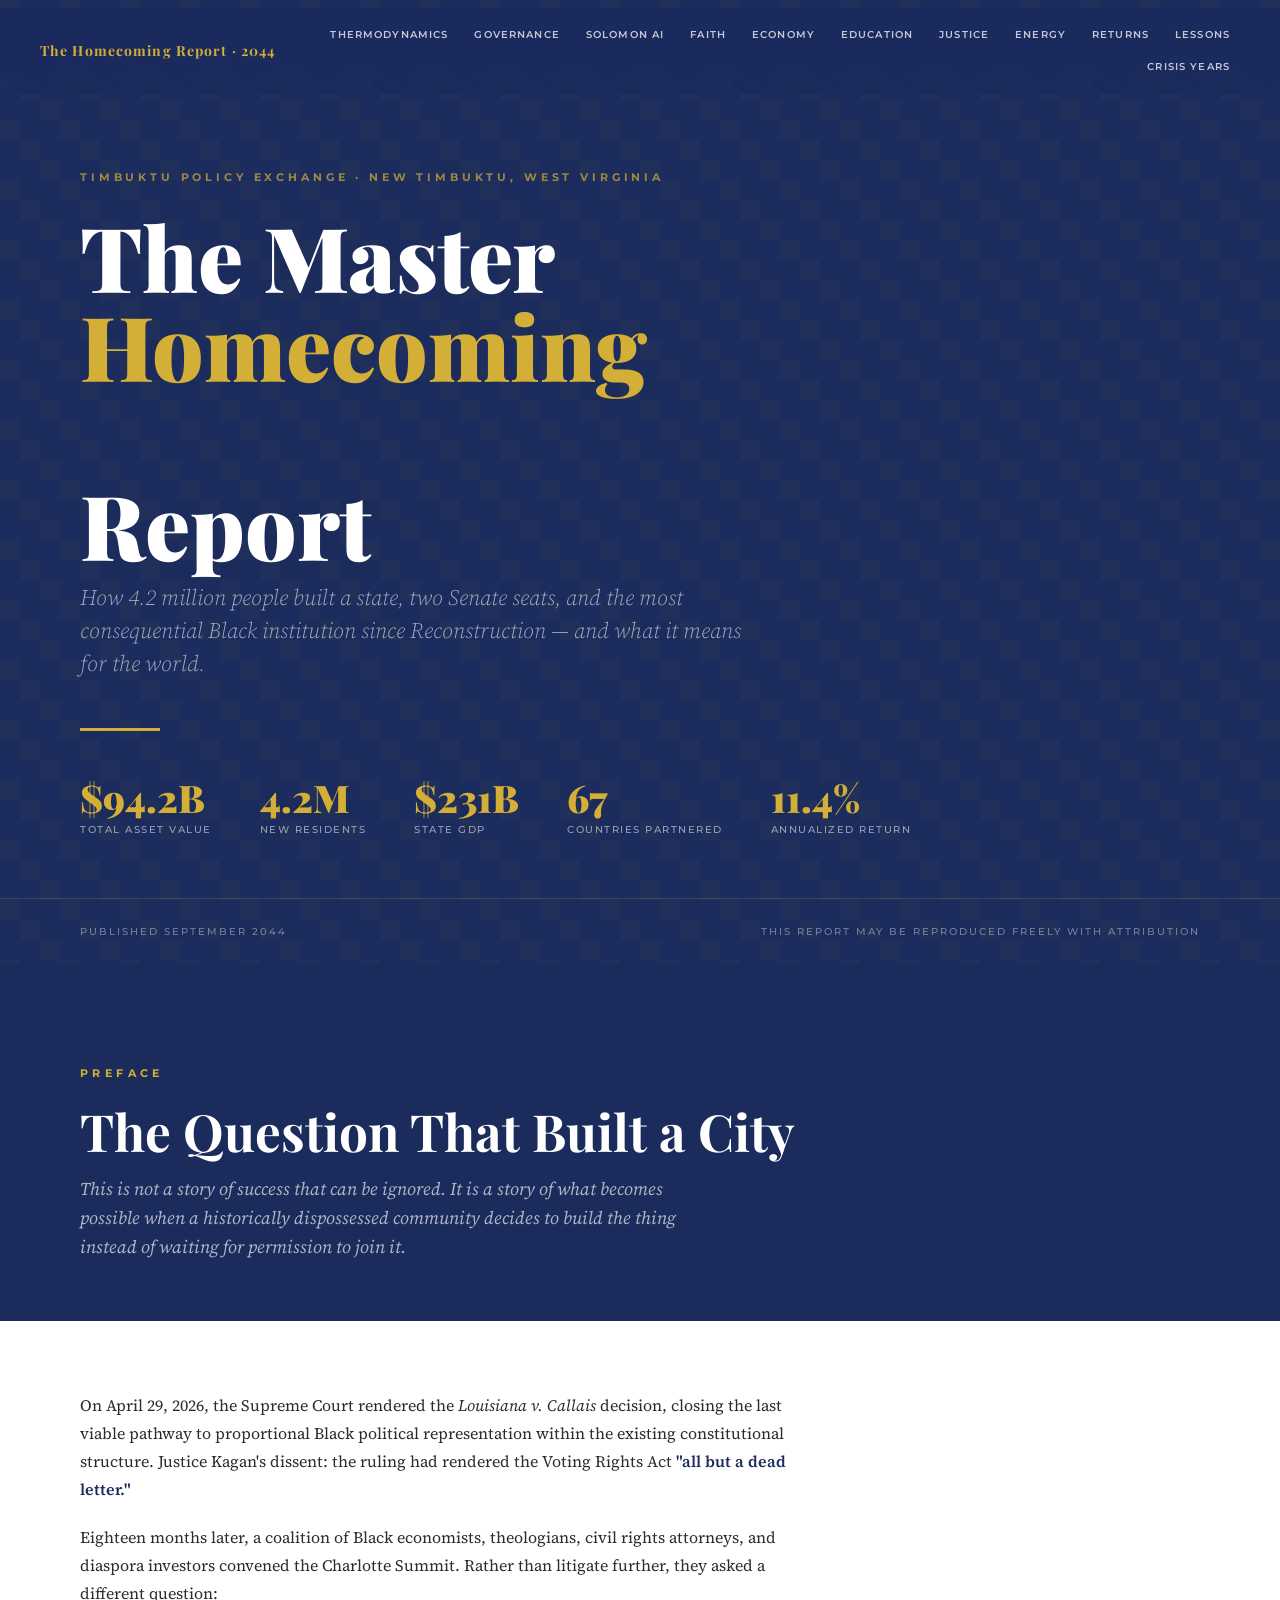
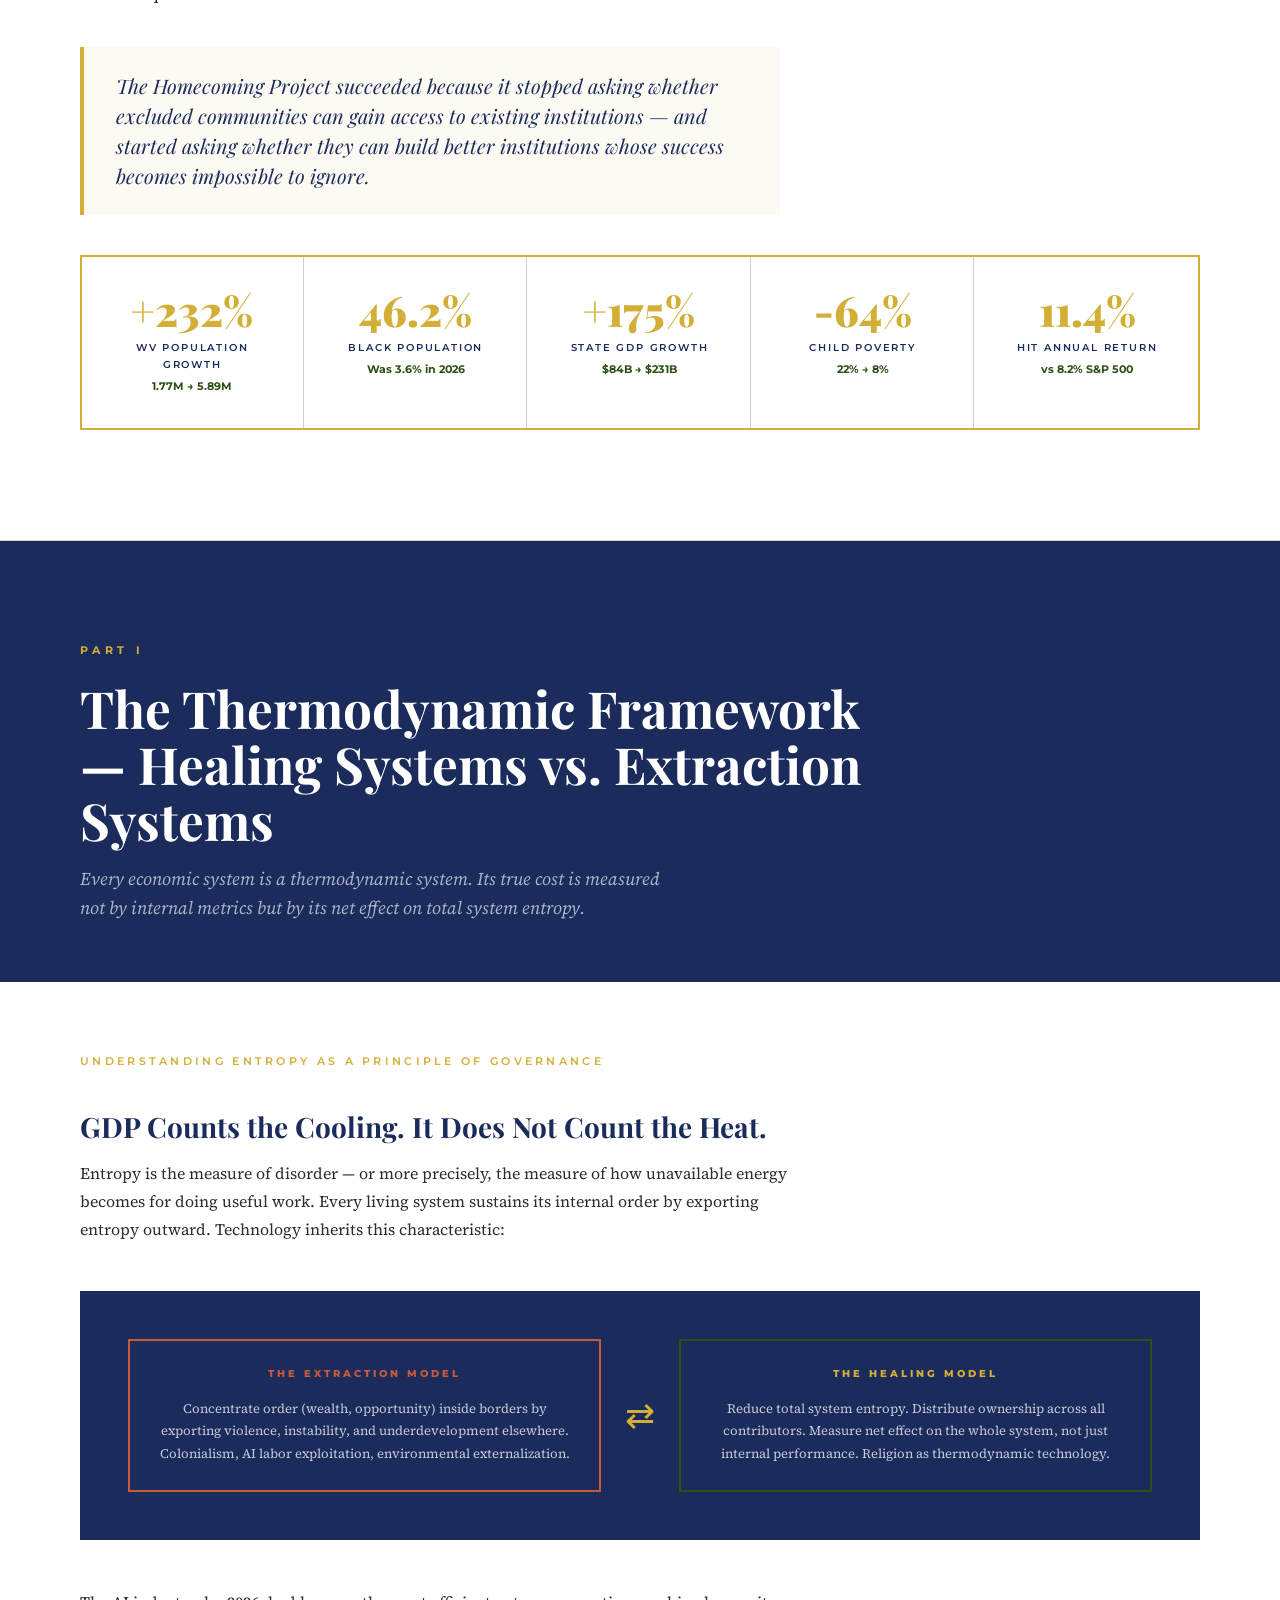
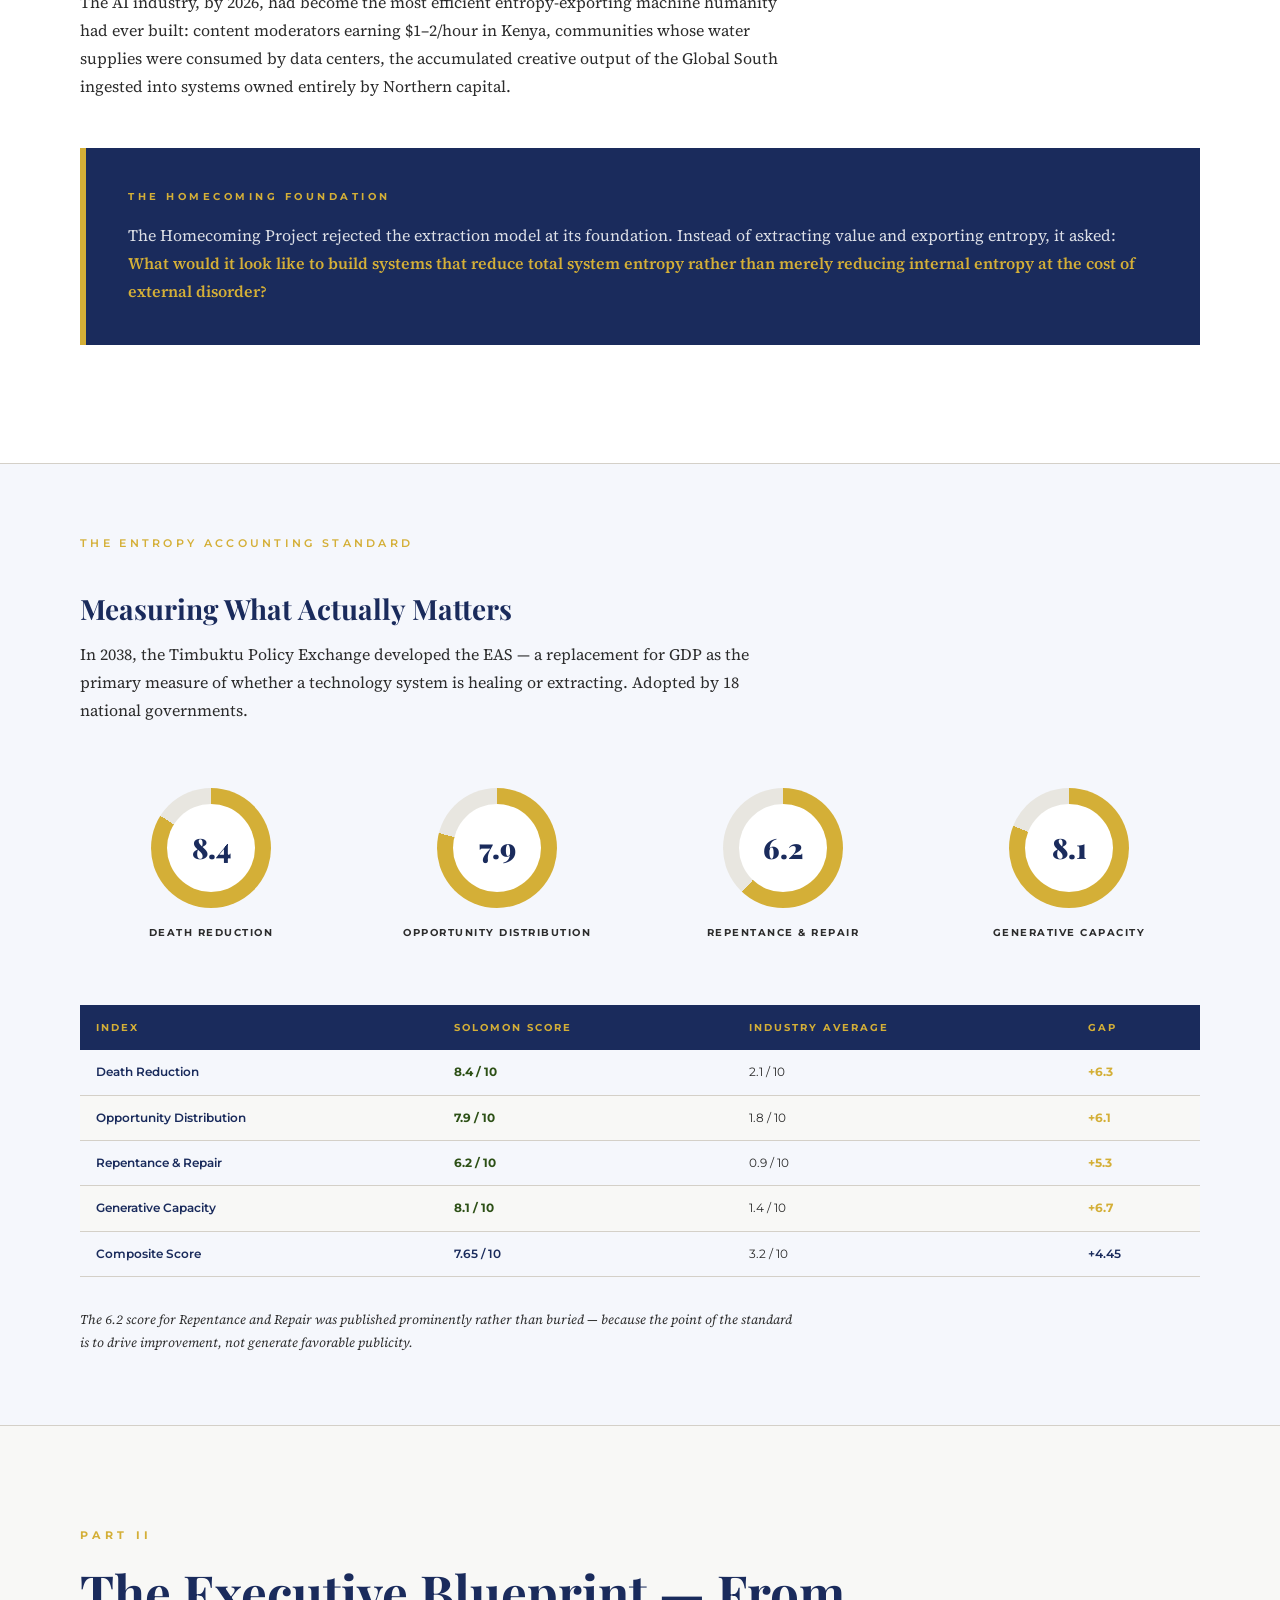
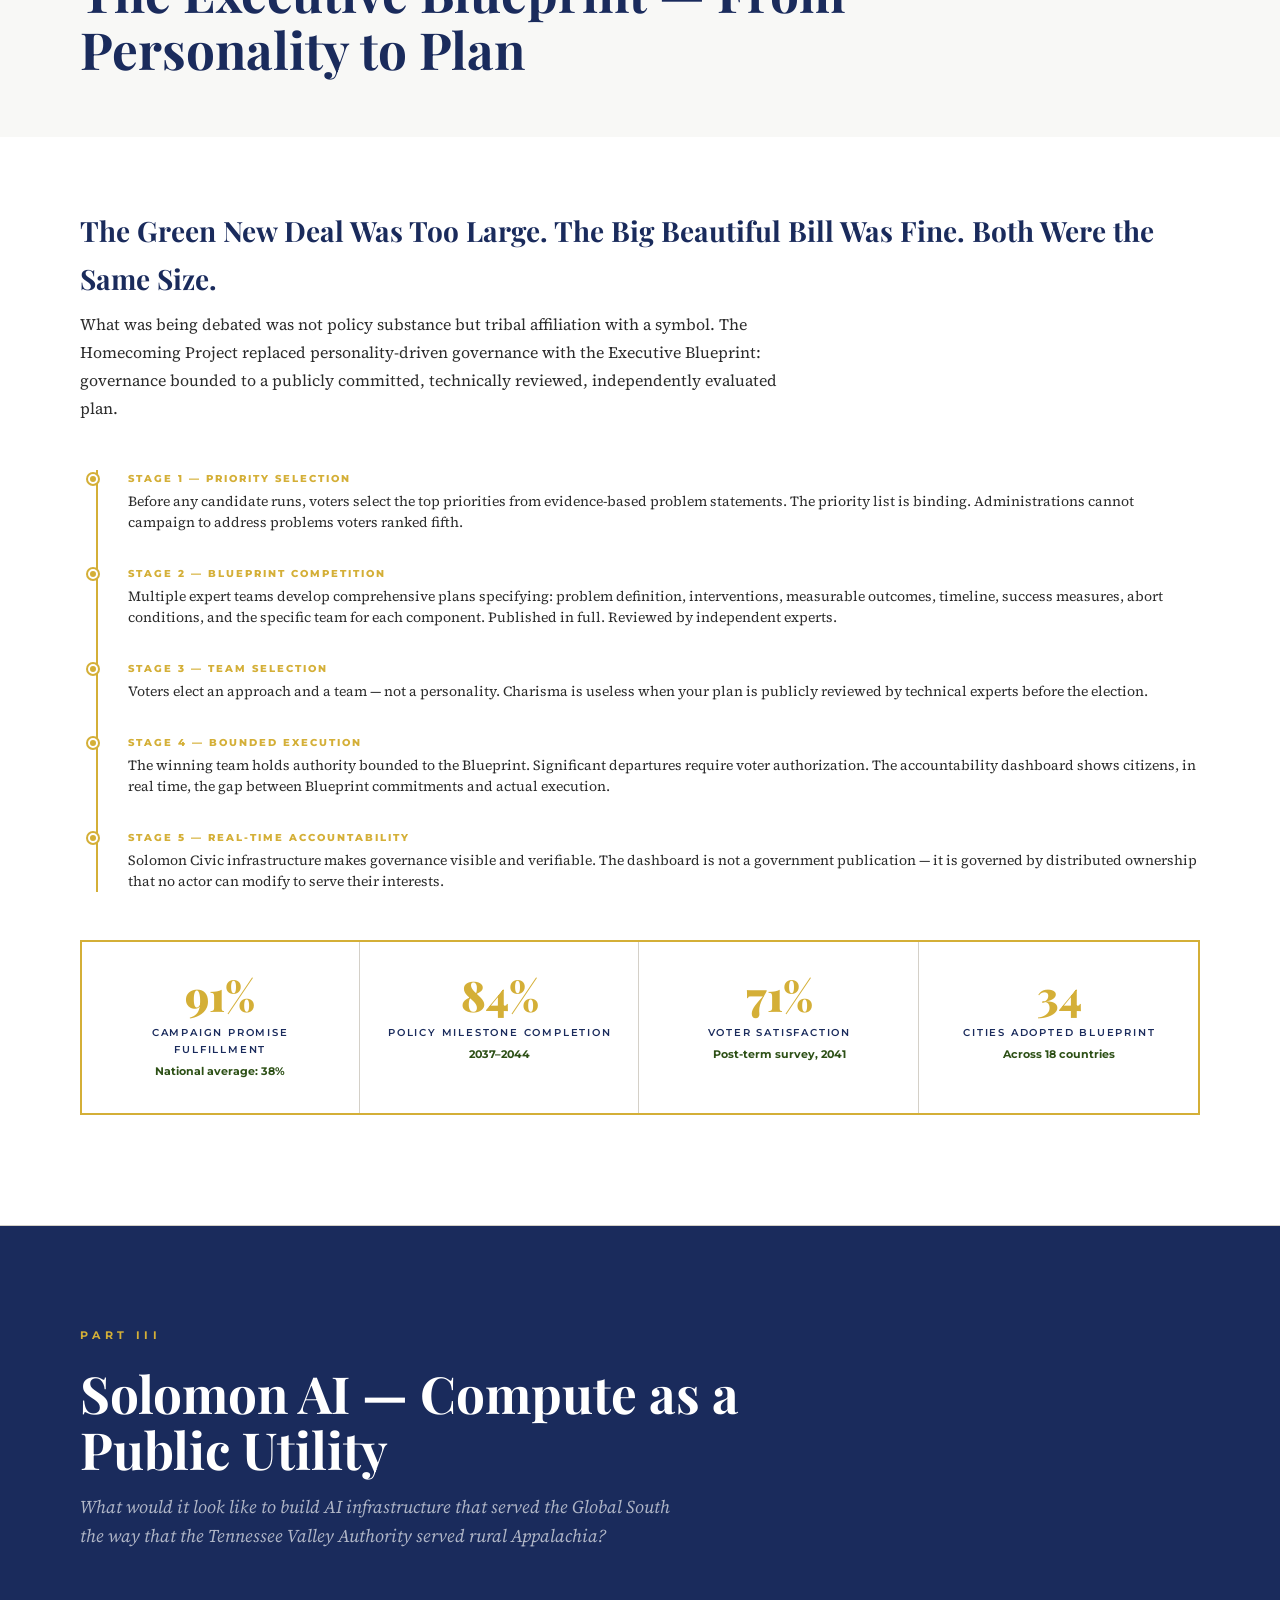
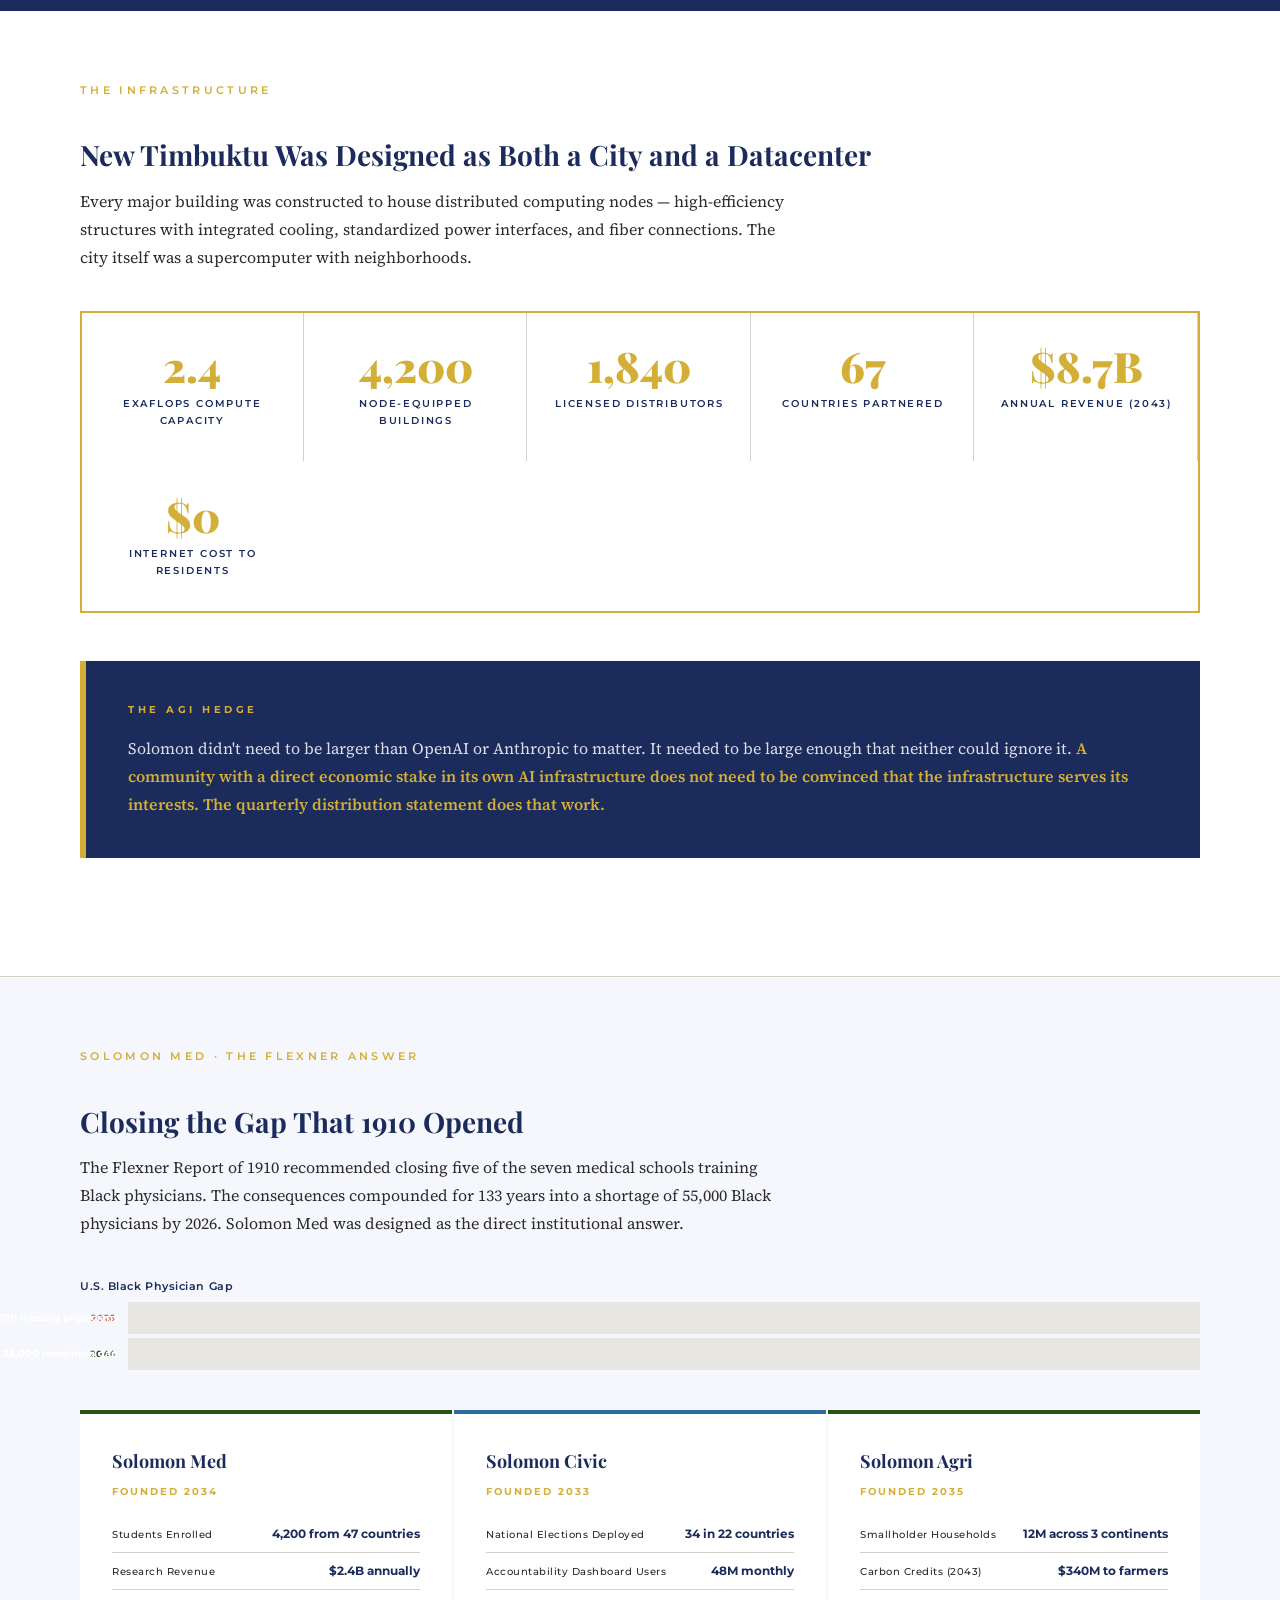
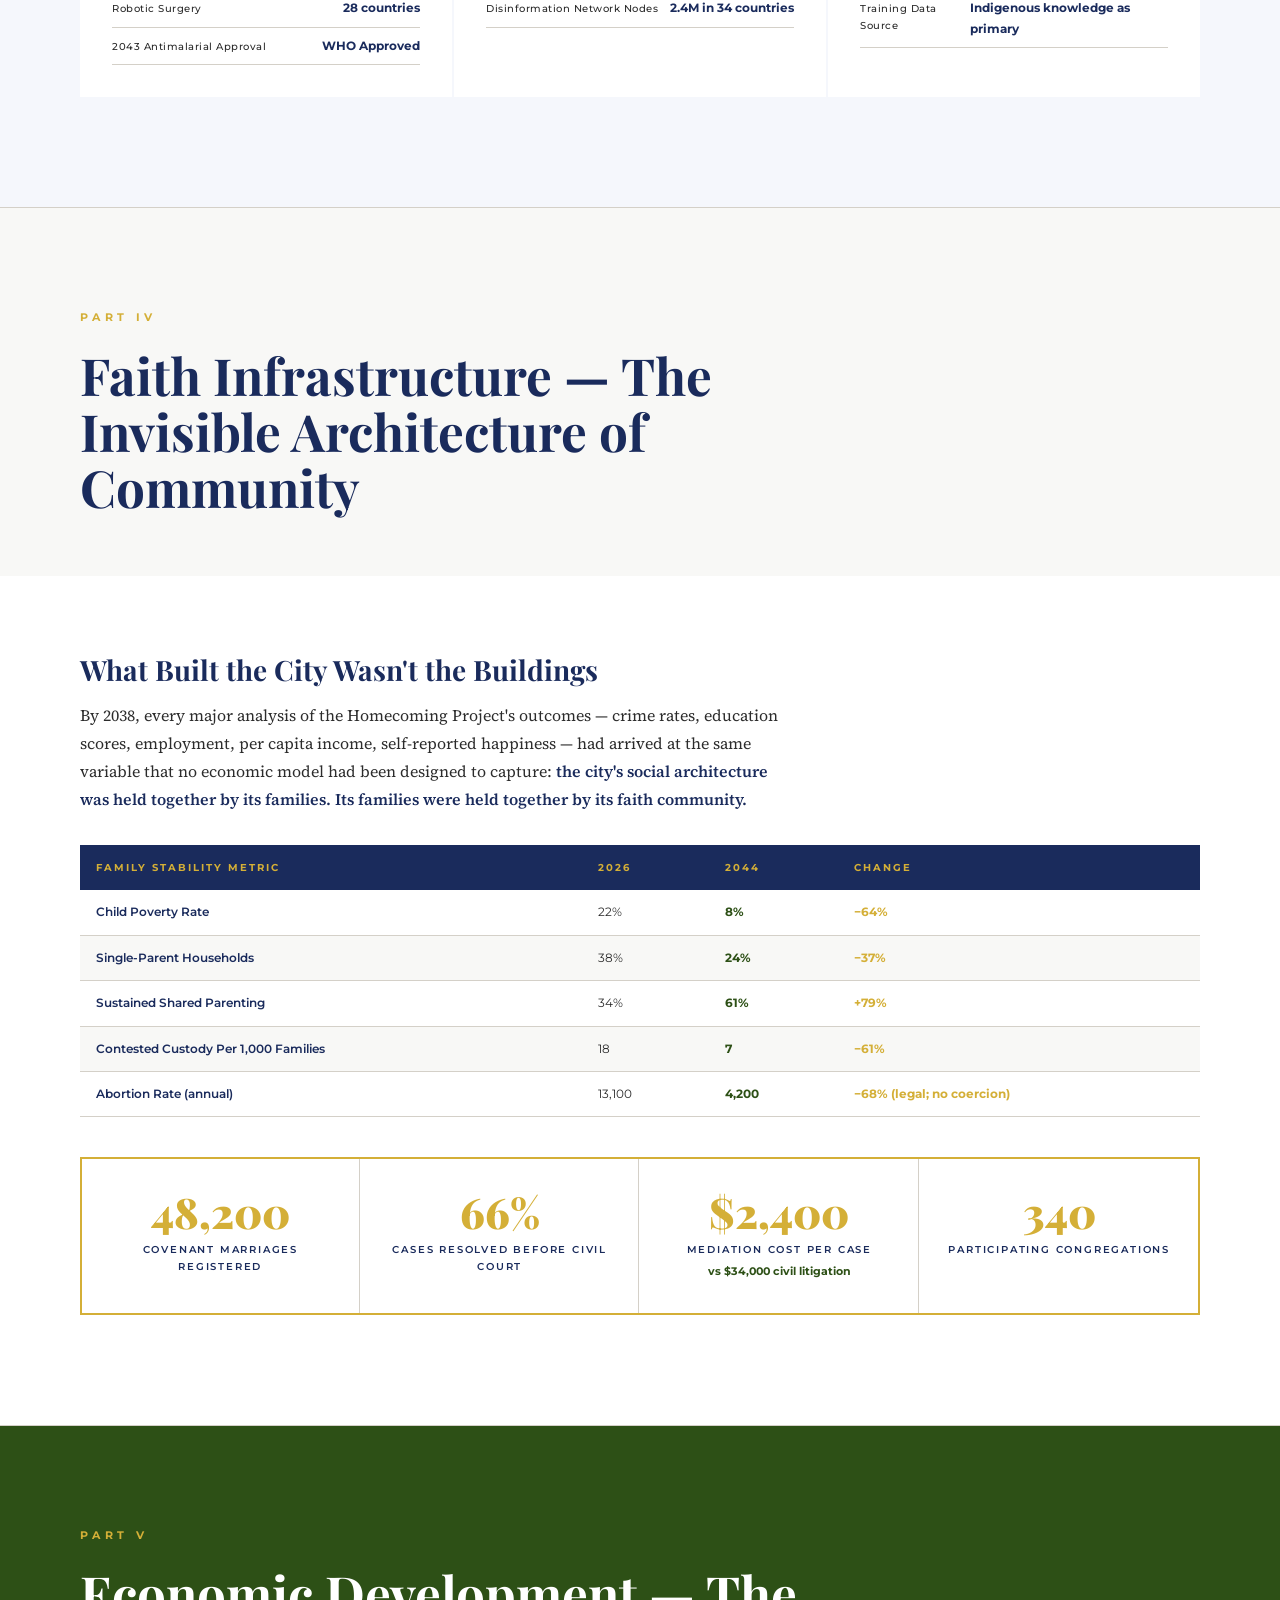
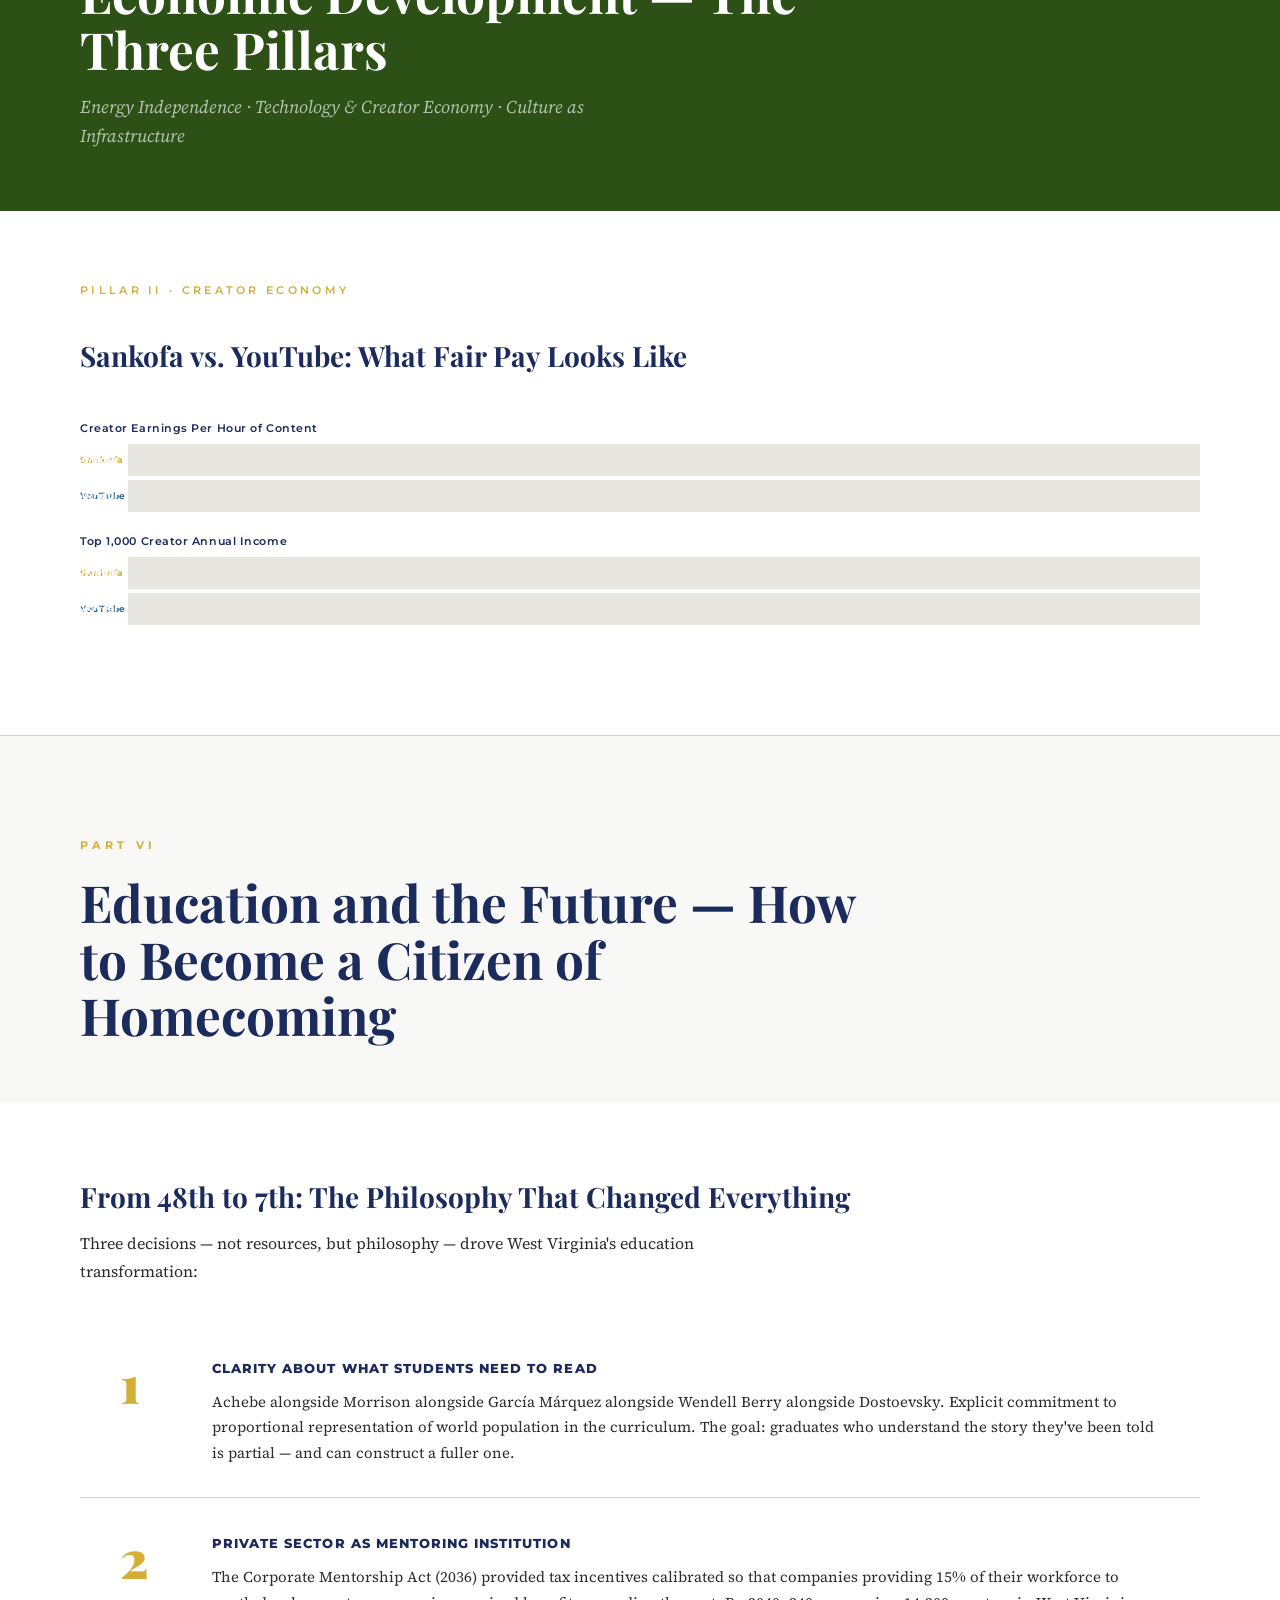
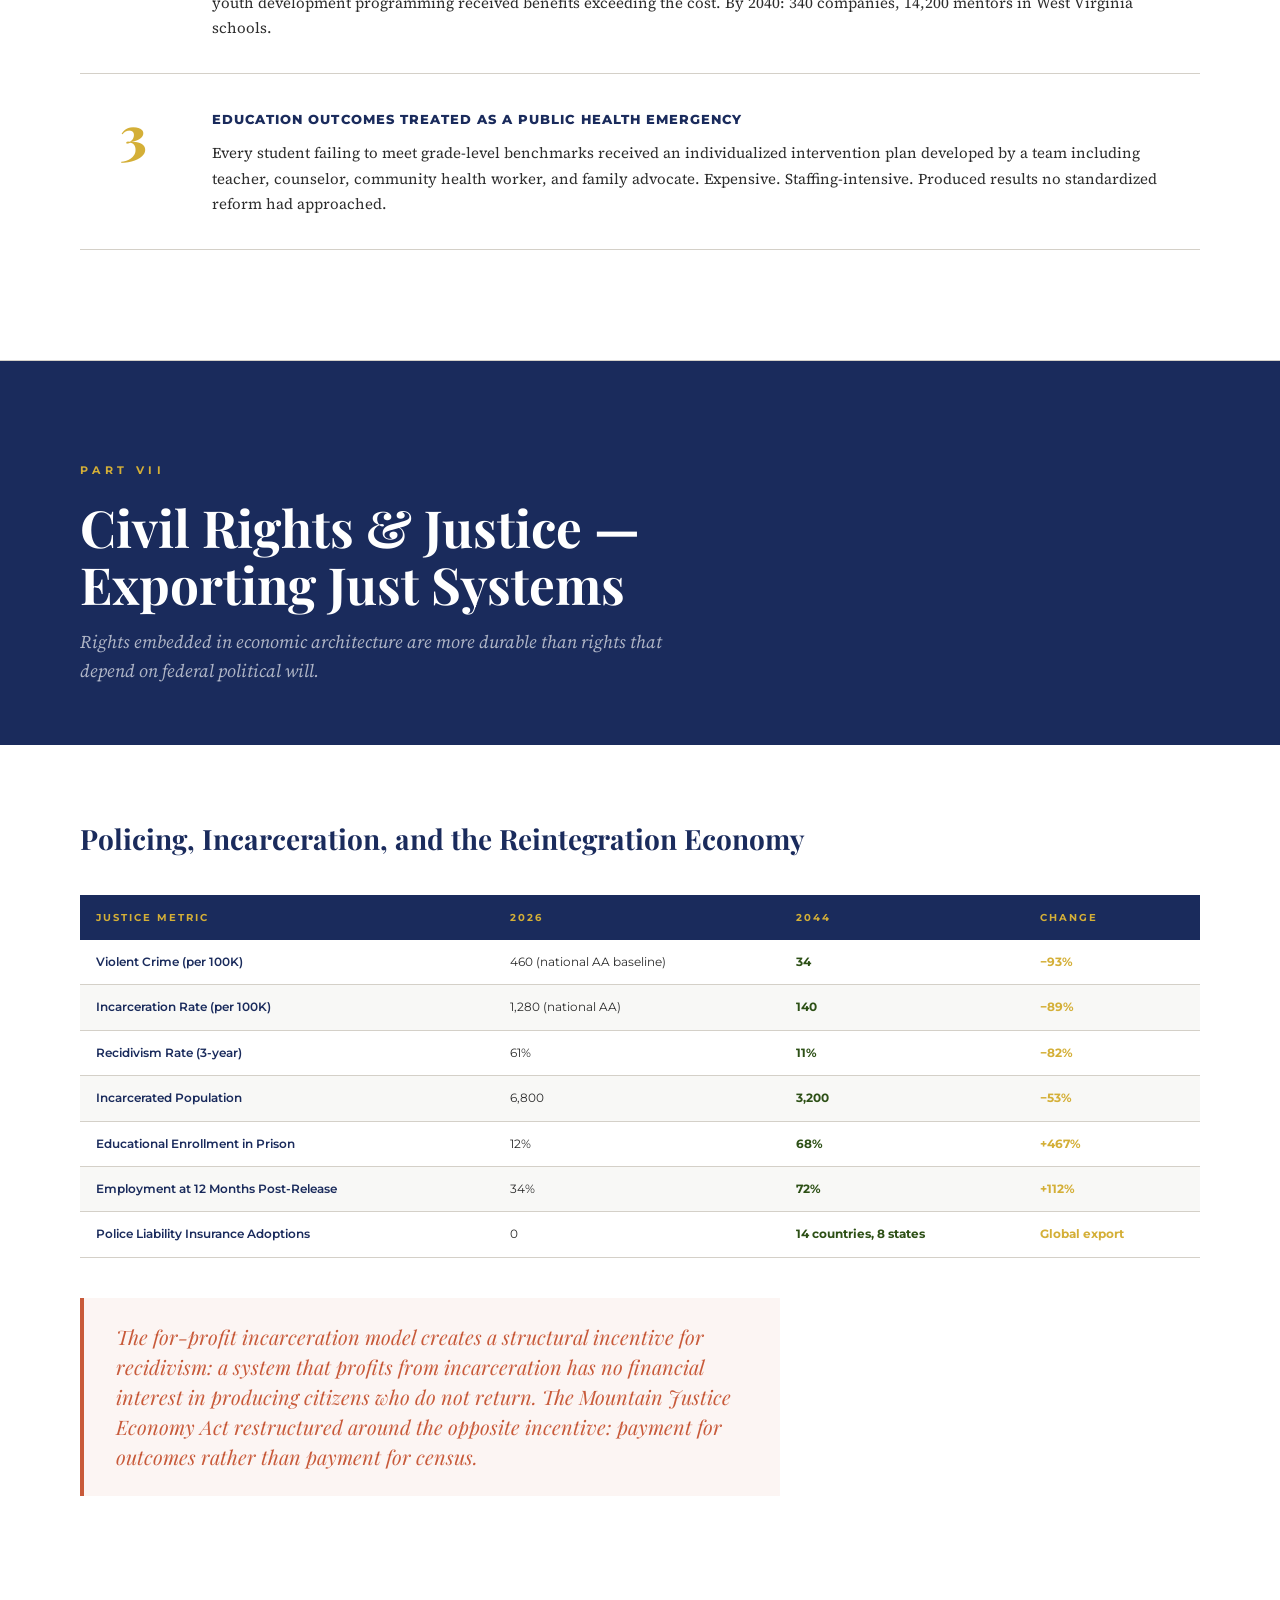
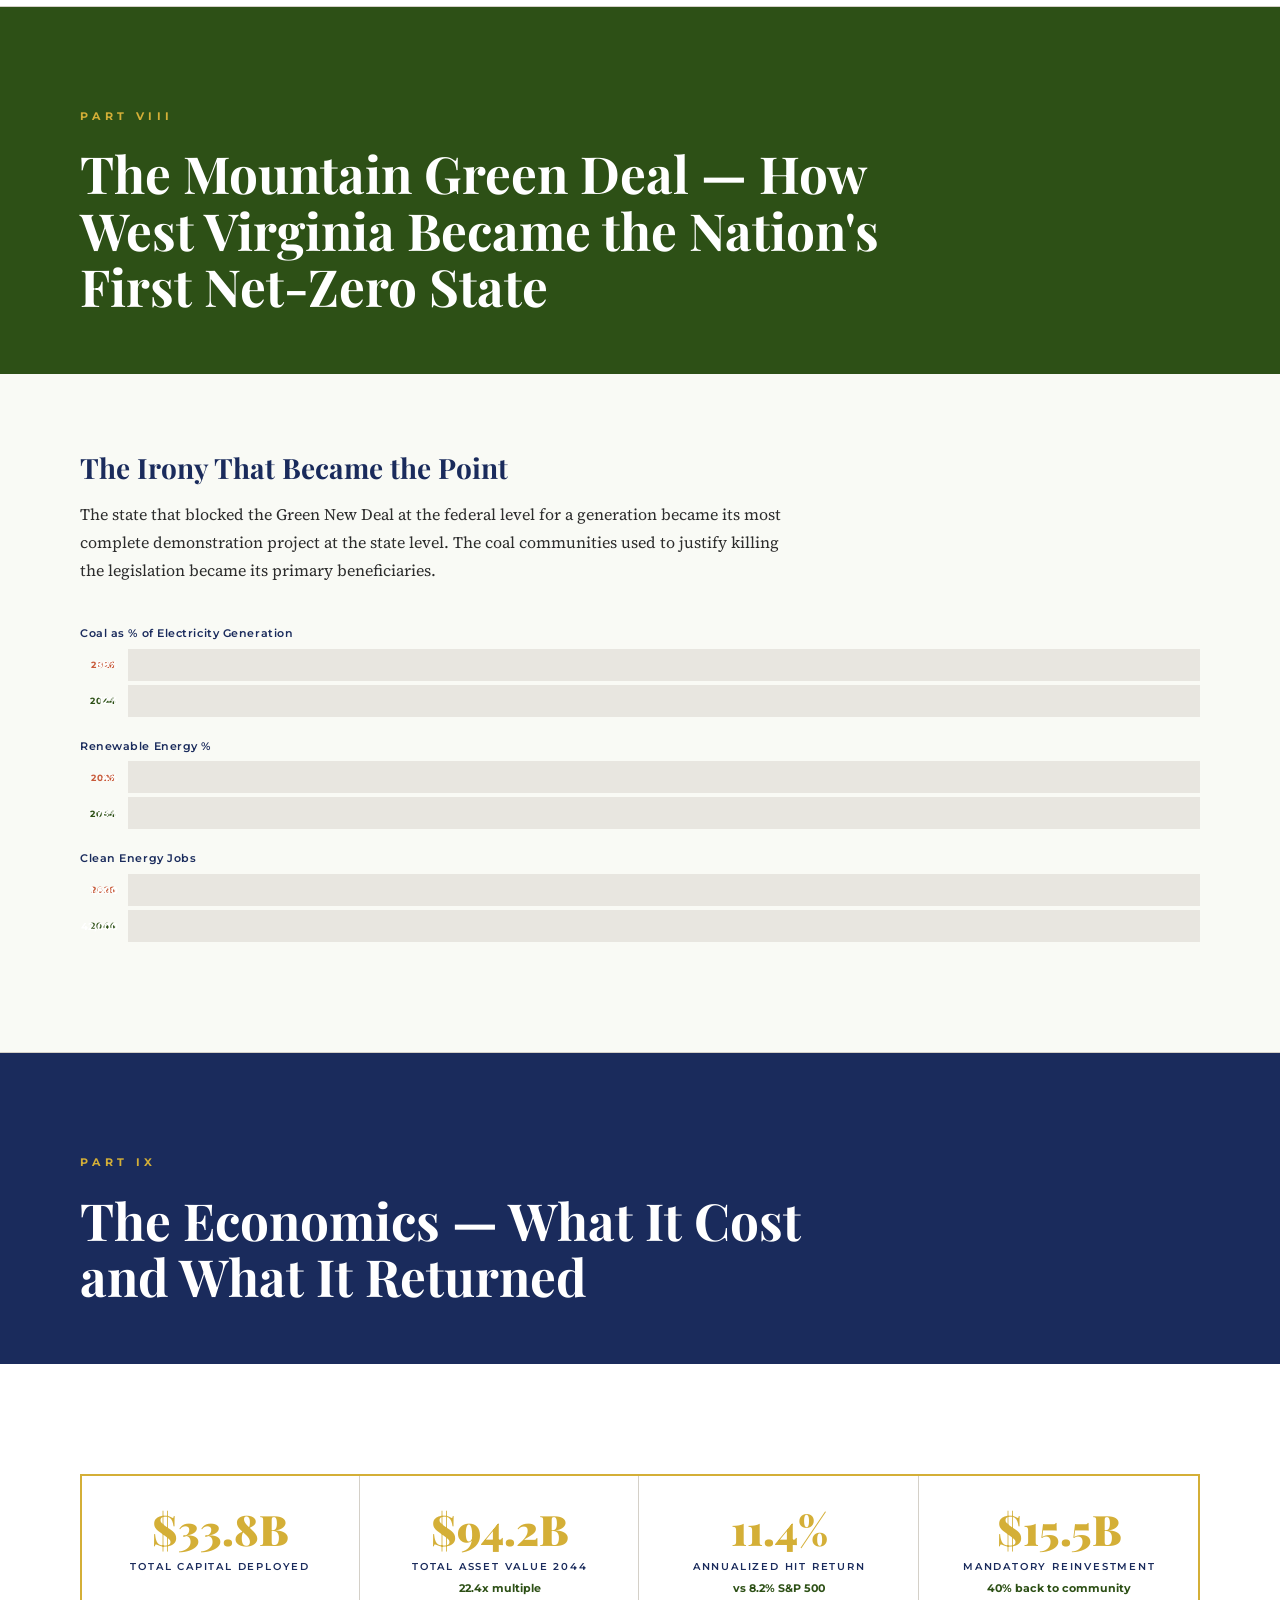
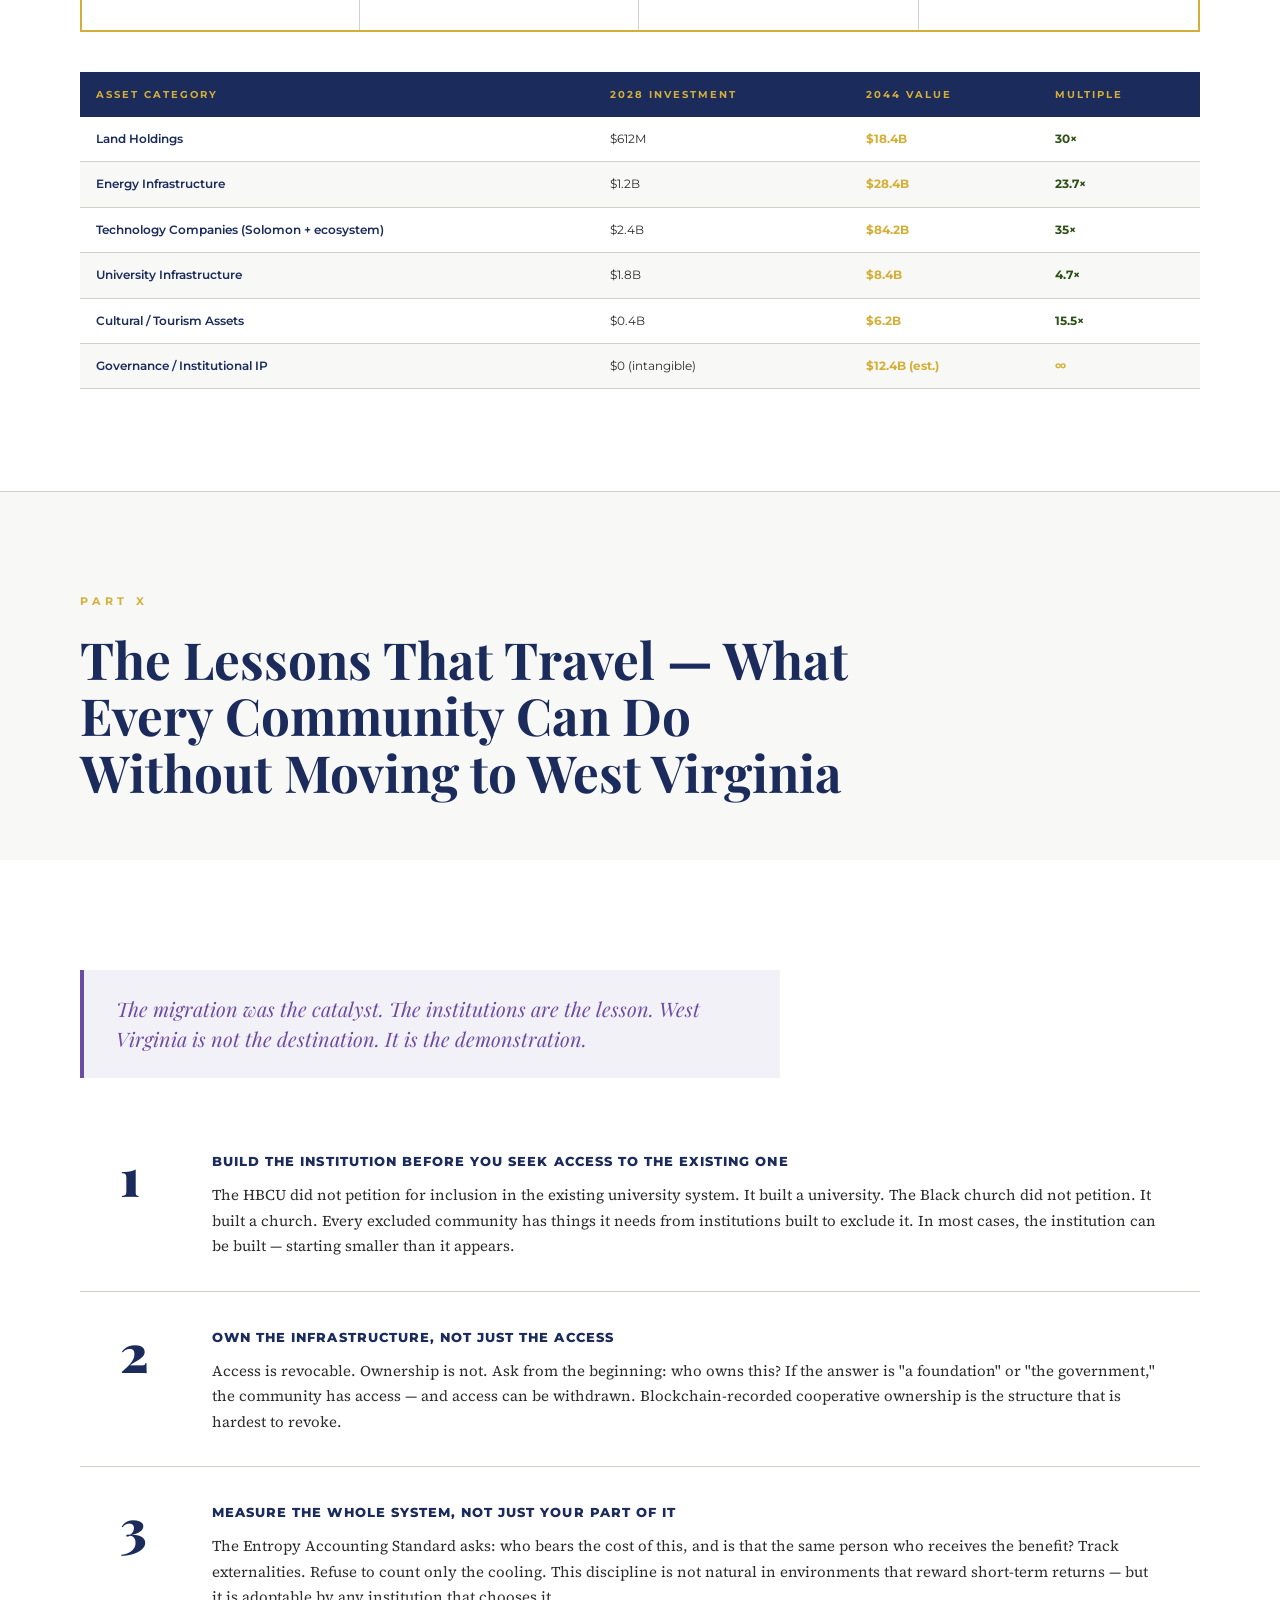
<file: homecoming_report_2044.html>
<!DOCTYPE html>
<html lang="en">
<head>
<meta charset="UTF-8">
<meta name="viewport" content="width=device-width, initial-scale=1.0">
<title>The Master Homecoming Report 2044 | Timbuktu Policy Exchange</title>
<link href="https://fonts.googleapis.com/css2?family=Playfair+Display:ital,wght@0,400;0,700;0,900;1,400;1,700&family=Montserrat:wght@300;400;500;600;700;800&family=Source+Serif+4:ital,wght@0,300;0,400;0,600;1,400&display=swap" rel="stylesheet">
<style>
:root {
  --gold: #D4AF37;
  --gold-light: #F0D060;
  --gold-dim: #8A7020;
  --indigo: #1A2B5C;
  --indigo-mid: #2A3F82;
  --indigo-light: #F5F7FC;
  --forest: #2D5016;
  --forest-light: #F9FAF5;
  --violet: #6B4BA3;
  --violet-light: rgba(107,75,163,0.08);
  --terracotta: #C85A3A;
  --river: #2B6B9E;
  --white: #FFFFFF;
  --charcoal: #2C2C2C;
  --gray-light: #F8F8F6;
  --gray-mid: #E8E6E0;
  --gray-border: #D4D0C8;
}
*, *::before, *::after { box-sizing: border-box; margin: 0; padding: 0; }
html { scroll-behavior: smooth; }
body {
  font-family: 'Source Serif 4', Georgia, serif;
  font-size: 16px;
  color: var(--charcoal);
  background: var(--white);
  line-height: 1.7;
}

/* ── KENTE PATTERN GENERATOR (SVG background) ── */
.kente-border {
  height: 8px;
  background: repeating-linear-gradient(90deg,
    var(--gold) 0 12px, var(--indigo) 12px 24px,
    var(--terracotta) 24px 36px, var(--forest) 36px 48px,
    var(--violet) 48px 60px, var(--gold) 60px 72px);
}

/* ── NAV ── */
nav {
  position: fixed; top: 8px; left: 0; right: 0; z-index: 100;
  background: rgba(26,43,92,0.97);
  backdrop-filter: blur(12px);
  display: flex; align-items: center; justify-content: space-between;
  padding: 14px 40px; gap: 20px;
}
.nav-brand {
  font-family: 'Playfair Display', serif;
  font-size: 14px; font-weight: 700; color: var(--gold);
  letter-spacing: 0.08em; white-space: nowrap;
}
.nav-links {
  display: flex; gap: 6px; flex-wrap: wrap; justify-content: flex-end;
}
.nav-links a {
  font-family: 'Montserrat', sans-serif;
  font-size: 9.5px; font-weight: 600; color: rgba(255,255,255,0.75);
  text-decoration: none; letter-spacing: 0.12em; text-transform: uppercase;
  padding: 5px 10px; border-radius: 2px; transition: all 0.2s;
}
.nav-links a:hover { color: var(--gold); background: rgba(212,175,55,0.12); }

/* ── COVER ── */
.cover {
  min-height: 100vh;
  background: var(--indigo);
  display: flex; flex-direction: column;
  position: relative; overflow: hidden;
  padding-top: 80px;
}
.cover::before {
  content: '';
  position: absolute; inset: 0;
  background-image: url("data:image/svg+xml,%3Csvg xmlns='http://www.w3.org/2000/svg' width='60' height='60'%3E%3Cdefs%3E%3Cpattern id='k' width='60' height='60' patternUnits='userSpaceOnUse'%3E%3Crect width='60' height='60' fill='none'/%3E%3Crect x='0' y='0' width='20' height='20' fill='rgba(212,175,55,0.04)'/%3E%3Crect x='20' y='20' width='20' height='20' fill='rgba(212,175,55,0.04)'/%3E%3Crect x='40' y='40' width='20' height='20' fill='rgba(212,175,55,0.04)'/%3E%3Crect x='0' y='40' width='20' height='20' fill='rgba(107,75,163,0.04)'/%3E%3Crect x='40' y='0' width='20' height='20' fill='rgba(107,75,163,0.04)'/%3E%3C/pattern%3E%3C/defs%3E%3Crect width='100%25' height='100%25' fill='url(%23k)'/%3E%3C/svg%3E");
  pointer-events: none;
}
.cover-kente { flex-shrink: 0; }
.cover-content {
  flex: 1; display: flex; flex-direction: column; justify-content: center;
  align-items: flex-start; padding: 80px 80px 60px;
  position: relative; z-index: 1;
}
.cover-eyebrow {
  font-family: 'Montserrat', sans-serif;
  font-size: 11px; font-weight: 700; letter-spacing: 0.35em;
  color: rgba(212,175,55,0.7); text-transform: uppercase; margin-bottom: 24px;
}
.cover-title {
  font-family: 'Playfair Display', serif;
  font-size: clamp(52px, 7vw, 96px); font-weight: 900; line-height: 1.0;
  color: var(--white); margin-bottom: 12px;
}
.cover-title span { color: var(--gold); display: block; }
.cover-subtitle {
  font-family: 'Source Serif 4', serif;
  font-size: clamp(16px, 2vw, 22px); font-weight: 300; font-style: italic;
  color: rgba(255,255,255,0.6); max-width: 680px; line-height: 1.5;
  margin-bottom: 48px;
}
.cover-rule { width: 80px; height: 3px; background: var(--gold); margin-bottom: 48px; }
.cover-stats {
  display: flex; gap: 48px; flex-wrap: wrap;
}
.cover-stat { text-align: left; }
.cover-stat-num {
  font-family: 'Playfair Display', serif;
  font-size: 38px; font-weight: 900; color: var(--gold); line-height: 1;
}
.cover-stat-label {
  font-family: 'Montserrat', sans-serif;
  font-size: 10px; font-weight: 500; color: rgba(255,255,255,0.55);
  letter-spacing: 0.15em; text-transform: uppercase; margin-top: 4px;
}
.cover-footer {
  border-top: 1px solid rgba(212,175,55,0.2);
  padding: 24px 80px;
  display: flex; justify-content: space-between; align-items: center;
  position: relative; z-index: 1;
}
.cover-footer-text {
  font-family: 'Montserrat', sans-serif;
  font-size: 10px; font-weight: 500; color: rgba(255,255,255,0.4);
  letter-spacing: 0.2em; text-transform: uppercase;
}

/* ── LAYOUT ── */
.report-body { max-width: 1100px; margin: 0 auto; padding: 0 40px; }

/* ── SECTION HEADERS ── */
.part-header {
  padding: 100px 80px 60px;
  position: relative;
}
.part-header.dark { background: var(--indigo); color: var(--white); }
.part-header.light { background: var(--gray-light); }
.part-header.forest-bg { background: var(--forest); color: var(--white); }
.part-eyebrow {
  font-family: 'Montserrat', sans-serif;
  font-size: 11px; font-weight: 700; letter-spacing: 0.4em;
  text-transform: uppercase; margin-bottom: 20px;
  color: var(--gold);
}
.part-title {
  font-family: 'Playfair Display', serif;
  font-size: clamp(32px, 4vw, 52px); font-weight: 700; line-height: 1.1;
  max-width: 800px;
}
.part-header.dark .part-title { color: var(--white); }
.part-header.light .part-title { color: var(--indigo); }
.part-header.forest-bg .part-title { color: var(--white); }
.part-desc {
  font-family: 'Source Serif 4', serif;
  font-size: 18px; font-style: italic; color: rgba(255,255,255,0.65);
  max-width: 600px; margin-top: 16px; line-height: 1.6;
}
.part-header.light .part-desc { color: var(--charcoal); opacity: 0.7; }

/* ── CONTENT SECTIONS ── */
.section {
  padding: 70px 80px;
  border-bottom: 1px solid var(--gray-border);
}
.section:last-child { border-bottom: none; }
.section.alt { background: var(--indigo-light); }
.section.forest-tint { background: var(--forest-light); }
.section.violet-tint { background: rgba(107,75,163,0.04); }

.section-title {
  font-family: 'Playfair Display', serif;
  font-size: 28px; font-weight: 700; color: var(--indigo);
  margin-bottom: 8px;
}
.section-subtitle {
  font-family: 'Montserrat', sans-serif;
  font-size: 11px; font-weight: 600; letter-spacing: 0.3em;
  text-transform: uppercase; color: var(--gold); margin-bottom: 32px;
}
p {
  font-family: 'Source Serif 4', serif;
  font-size: 16px; color: var(--charcoal); line-height: 1.75;
  margin-bottom: 20px; max-width: 720px;
}
p:last-child { margin-bottom: 0; }
strong { font-weight: 600; color: var(--indigo); }

/* ── PULL QUOTES ── */
.pull-quote {
  border-left: 4px solid var(--gold);
  padding: 24px 32px;
  background: rgba(212,175,55,0.06);
  margin: 40px 0;
  max-width: 700px;
}
.pull-quote p {
  font-family: 'Playfair Display', serif;
  font-size: 20px; font-style: italic; color: var(--indigo);
  line-height: 1.5; margin: 0;
}
.pull-quote.violet {
  border-color: var(--violet);
  background: var(--violet-light);
}
.pull-quote.violet p { color: var(--violet); }
.pull-quote.terracotta {
  border-color: var(--terracotta);
  background: rgba(200,90,58,0.06);
}
.pull-quote.terracotta p { color: var(--terracotta); }

/* ── STAT CARDS ── */
.stat-grid {
  display: grid;
  grid-template-columns: repeat(auto-fit, minmax(200px, 1fr));
  gap: 2px; margin: 40px 0;
  border: 2px solid var(--gold);
}
.stat-card {
  background: var(--white); padding: 32px 24px; text-align: center;
  border-right: 1px solid var(--gray-border);
  transition: background 0.2s;
}
.stat-card:last-child { border-right: none; }
.stat-card:hover { background: var(--indigo-light); }
.stat-num {
  font-family: 'Playfair Display', serif;
  font-size: 42px; font-weight: 900; color: var(--gold);
  line-height: 1; display: block;
}
.stat-label {
  font-family: 'Montserrat', sans-serif;
  font-size: 10px; font-weight: 600; letter-spacing: 0.18em;
  text-transform: uppercase; color: var(--indigo); margin-top: 8px;
  display: block;
}
.stat-change {
  font-family: 'Montserrat', sans-serif;
  font-size: 11px; font-weight: 700; color: var(--forest);
  margin-top: 4px; display: block;
}

/* ── DATA TABLES ── */
.data-table-wrap { overflow-x: auto; margin: 32px 0; }
table {
  width: 100%; border-collapse: collapse;
  font-family: 'Montserrat', sans-serif; font-size: 12px;
}
thead tr { background: var(--indigo); }
thead th {
  padding: 14px 16px; text-align: left;
  font-weight: 700; font-size: 10px; letter-spacing: 0.2em;
  text-transform: uppercase; color: var(--gold); white-space: nowrap;
}
tbody tr { border-bottom: 1px solid var(--gray-border); }
tbody tr:nth-child(even) { background: var(--gray-light); }
tbody tr:hover { background: var(--indigo-light); }
tbody td {
  padding: 12px 16px; color: var(--charcoal); font-size: 12px;
  font-weight: 400;
}
tbody td:first-child { font-weight: 600; color: var(--indigo); }
.td-gold { color: var(--gold) !important; font-weight: 700 !important; }
.td-forest { color: var(--forest) !important; font-weight: 700 !important; }
.td-violet { color: var(--violet) !important; font-weight: 600 !important; }

/* ── BAR CHARTS ── */
.chart-container { margin: 40px 0; }
.chart-title {
  font-family: 'Montserrat', sans-serif;
  font-size: 11px; font-weight: 700; letter-spacing: 0.25em;
  text-transform: uppercase; color: var(--indigo); margin-bottom: 24px;
}
.bar-row { display: flex; align-items: center; gap: 16px; margin-bottom: 14px; }
.bar-label {
  font-family: 'Montserrat', sans-serif; font-size: 11px;
  font-weight: 500; color: var(--charcoal); width: 180px;
  flex-shrink: 0; text-align: right;
}
.bar-track {
  flex: 1; height: 32px; background: var(--gray-mid);
  position: relative; overflow: visible;
}
.bar-fill {
  height: 100%; position: relative;
  display: flex; align-items: center;
  transition: width 1s cubic-bezier(0.4,0,0.2,1);
}
.bar-fill.gold { background: var(--gold); }
.bar-fill.forest { background: var(--forest); }
.bar-fill.indigo { background: var(--indigo); }
.bar-fill.river { background: var(--river); }
.bar-fill.violet { background: var(--violet); }
.bar-fill.terracotta { background: var(--terracotta); }
.bar-value {
  font-family: 'Montserrat', sans-serif; font-size: 10px; font-weight: 700;
  color: var(--white); padding: 0 10px; white-space: nowrap; position: absolute; right: 0;
}
.bar-value.outside { color: var(--charcoal); right: -48px; }

/* ── COMPARISON BARS (2026 vs 2044) ── */
.compare-chart { margin: 40px 0; }
.compare-row { margin-bottom: 20px; }
.compare-label {
  font-family: 'Montserrat', sans-serif; font-size: 11px;
  font-weight: 600; color: var(--indigo); margin-bottom: 6px;
  letter-spacing: 0.05em;
}
.compare-bars { display: flex; flex-direction: column; gap: 4px; }
.compare-bar-row { display: flex; align-items: center; gap: 12px; }
.compare-year {
  font-family: 'Montserrat', sans-serif; font-size: 9px;
  font-weight: 700; width: 36px; text-align: right; flex-shrink: 0;
  letter-spacing: 0.08em;
}
.compare-year.y26 { color: var(--terracotta); }
.compare-year.y44 { color: var(--forest); }

/* ── CALLOUT BOXES ── */
.callout {
  background: var(--indigo); color: var(--white);
  padding: 40px 48px; margin: 48px 0;
  position: relative; overflow: hidden;
}
.callout::before {
  content: '';
  position: absolute; top: 0; left: 0; width: 6px; height: 100%;
  background: var(--gold);
}
.callout-title {
  font-family: 'Montserrat', sans-serif;
  font-size: 10px; font-weight: 700; letter-spacing: 0.35em;
  text-transform: uppercase; color: var(--gold); margin-bottom: 16px;
}
.callout p { color: rgba(255,255,255,0.85); max-width: 100%; }
.callout strong { color: var(--gold); }

/* ── MILESTONE TIMELINE ── */
.timeline { position: relative; padding-left: 48px; margin: 48px 0; }
.timeline::before {
  content: ''; position: absolute; left: 16px; top: 0; bottom: 0;
  width: 2px; background: var(--gold);
}
.timeline-item { position: relative; margin-bottom: 32px; }
.timeline-dot {
  position: absolute; left: -40px; top: 4px;
  width: 10px; height: 10px; border-radius: 50%;
  background: var(--gold); border: 2px solid var(--white);
  box-shadow: 0 0 0 2px var(--gold);
}
.timeline-year {
  font-family: 'Montserrat', sans-serif;
  font-size: 10px; font-weight: 800; color: var(--gold);
  letter-spacing: 0.2em; margin-bottom: 4px;
}
.timeline-text {
  font-family: 'Source Serif 4', serif;
  font-size: 14px; color: var(--charcoal); line-height: 1.5;
}

/* ── INSTITUTION CARDS ── */
.inst-grid {
  display: grid;
  grid-template-columns: repeat(auto-fit, minmax(280px, 1fr));
  gap: 2px; margin: 40px 0;
}
.inst-card {
  background: var(--white); padding: 32px;
  border-top: 4px solid var(--gold);
  transition: transform 0.2s, box-shadow 0.2s;
}
.inst-card:hover { transform: translateY(-2px); box-shadow: 0 8px 32px rgba(0,0,0,0.08); }
.inst-card.indigo-card { border-color: var(--indigo); }
.inst-card.forest-card { border-color: var(--forest); }
.inst-card.violet-card { border-color: var(--violet); }
.inst-card.river-card { border-color: var(--river); }
.inst-card.terra-card { border-color: var(--terracotta); }
.inst-name {
  font-family: 'Playfair Display', serif;
  font-size: 18px; font-weight: 700; color: var(--indigo); margin-bottom: 6px;
}
.inst-year {
  font-family: 'Montserrat', sans-serif;
  font-size: 10px; font-weight: 700; color: var(--gold);
  letter-spacing: 0.2em; text-transform: uppercase; margin-bottom: 16px;
}
.inst-metric {
  display: flex; justify-content: space-between; align-items: baseline;
  border-bottom: 1px solid var(--gray-border); padding: 8px 0;
  font-family: 'Montserrat', sans-serif;
}
.inst-metric-key { font-size: 10px; font-weight: 500; color: var(--charcoal); letter-spacing: 0.05em; }
.inst-metric-val { font-size: 12px; font-weight: 700; color: var(--indigo); }

/* ── EAS GAUGE ── */
.eas-grid {
  display: grid; grid-template-columns: repeat(auto-fit, minmax(200px, 1fr));
  gap: 24px; margin: 40px 0;
}
.eas-card { text-align: center; padding: 24px; }
.eas-score-wrap {
  position: relative; width: 120px; height: 120px; margin: 0 auto 16px;
}
.eas-score-bg {
  width: 120px; height: 120px; border-radius: 50%;
  background: conic-gradient(var(--gold) calc(var(--pct) * 1%), var(--gray-mid) calc(var(--pct) * 1%));
  display: flex; align-items: center; justify-content: center;
}
.eas-score-inner {
  width: 88px; height: 88px; border-radius: 50%;
  background: var(--white); display: flex; align-items: center; justify-content: center;
}
.eas-num {
  font-family: 'Playfair Display', serif;
  font-size: 28px; font-weight: 900; color: var(--indigo);
}
.eas-label {
  font-family: 'Montserrat', sans-serif;
  font-size: 10px; font-weight: 700; letter-spacing: 0.15em;
  text-transform: uppercase; color: var(--charcoal);
}

/* ── CRISIS SECTION ── */
.crisis-card {
  border-left: 4px solid var(--terracotta);
  background: var(--white);
  padding: 32px 40px; margin-bottom: 40px;
  box-shadow: 0 2px 16px rgba(0,0,0,0.06);
}
.crisis-num {
  font-family: 'Montserrat', sans-serif;
  font-size: 10px; font-weight: 800; letter-spacing: 0.3em;
  text-transform: uppercase; color: var(--terracotta); margin-bottom: 8px;
}
.crisis-title {
  font-family: 'Playfair Display', serif;
  font-size: 24px; font-weight: 700; color: var(--indigo); margin-bottom: 16px;
}
.crisis-outcome {
  display: inline-flex; align-items: center; gap: 8px;
  padding: 6px 14px; background: rgba(45,80,22,0.1);
  border-radius: 2px; margin-top: 16px;
}
.crisis-outcome-text {
  font-family: 'Montserrat', sans-serif;
  font-size: 10px; font-weight: 700; letter-spacing: 0.1em;
  text-transform: uppercase; color: var(--forest);
}

/* ── THERMODYNAMIC DIAGRAM ── */
.thermo-diagram {
  display: grid; grid-template-columns: 1fr auto 1fr;
  gap: 24px; align-items: center; margin: 48px 0; padding: 48px;
  background: var(--indigo); color: var(--white);
}
.thermo-box {
  padding: 24px; text-align: center;
}
.thermo-box.extraction { border: 2px solid var(--terracotta); }
.thermo-box.healing { border: 2px solid var(--forest); }
.thermo-box-title {
  font-family: 'Montserrat', sans-serif;
  font-size: 10px; font-weight: 800; letter-spacing: 0.3em;
  text-transform: uppercase; margin-bottom: 16px;
}
.thermo-box.extraction .thermo-box-title { color: var(--terracotta); }
.thermo-box.healing .thermo-box-title { color: var(--gold); }
.thermo-box p { color: rgba(255,255,255,0.75); font-size: 13px; max-width: 100%; }
.thermo-arrow {
  font-size: 36px; color: var(--gold); text-align: center; font-weight: 300;
}

/* ── WORLD MAP CALLOUT ── */
.globe-stat-row {
  display: flex; gap: 16px; flex-wrap: wrap; margin: 32px 0;
}
.globe-stat {
  padding: 16px 24px; background: var(--indigo);
  flex: 1; min-width: 140px;
}
.globe-stat-num {
  font-family: 'Playfair Display', serif;
  font-size: 32px; font-weight: 900; color: var(--gold); display: block;
}
.globe-stat-label {
  font-family: 'Montserrat', sans-serif;
  font-size: 9px; font-weight: 600; letter-spacing: 0.15em;
  text-transform: uppercase; color: rgba(255,255,255,0.6); margin-top: 4px; display: block;
}

/* ── FIVE LESSONS CARDS ── */
.lessons-grid {
  display: grid; grid-template-columns: 1fr; gap: 2px; margin: 40px 0;
}
.lesson-card {
  display: flex; gap: 32px; padding: 32px 40px;
  background: var(--white); border-bottom: 1px solid var(--gray-border);
  align-items: flex-start;
}
.lesson-num {
  font-family: 'Playfair Display', serif;
  font-size: 52px; font-weight: 900; color: var(--gold);
  line-height: 1; flex-shrink: 0; width: 60px;
}
.lesson-body {}
.lesson-title {
  font-family: 'Montserrat', sans-serif;
  font-size: 13px; font-weight: 800; letter-spacing: 0.08em;
  text-transform: uppercase; color: var(--indigo); margin-bottom: 10px;
}
.lesson-text {
  font-family: 'Source Serif 4', serif;
  font-size: 15px; color: var(--charcoal); line-height: 1.7;
  max-width: 100%; margin: 0;
}

/* ── FOOTER ── */
footer {
  background: var(--indigo);
  padding: 80px;
  text-align: center;
}
.footer-logo {
  font-family: 'Playfair Display', serif;
  font-size: 28px; font-weight: 700; color: var(--gold); margin-bottom: 16px;
}
.footer-sub {
  font-family: 'Montserrat', sans-serif;
  font-size: 11px; font-weight: 500; letter-spacing: 0.25em;
  text-transform: uppercase; color: rgba(255,255,255,0.4);
}
.footer-rule {
  width: 60px; height: 2px; background: var(--gold);
  margin: 32px auto;
}
.footer-final {
  font-family: 'Playfair Display', serif;
  font-size: 18px; font-style: italic; color: rgba(255,255,255,0.65);
  max-width: 600px; margin: 0 auto;
}

/* ── RESPONSIVE ── */
@media (max-width: 768px) {
  nav { padding: 12px 20px; }
  .nav-links { display: none; }
  .cover-content { padding: 48px 24px 40px; }
  .cover-footer { padding: 20px 24px; }
  .part-header { padding: 60px 24px 40px; }
  .section { padding: 48px 24px; }
  .thermo-diagram { grid-template-columns: 1fr; padding: 24px; }
  .thermo-arrow { transform: rotate(90deg); }
  .lesson-card { flex-direction: column; gap: 16px; }
  .lesson-num { font-size: 36px; }
  footer { padding: 48px 24px; }
}

/* ── ANIMATION ── */
@keyframes fadeUp {
  from { opacity: 0; transform: translateY(24px); }
  to { opacity: 1; transform: translateY(0); }
}
.cover-content > * {
  animation: fadeUp 0.7s ease both;
}
.cover-eyebrow { animation-delay: 0.1s; }
.cover-title { animation-delay: 0.25s; }
.cover-subtitle { animation-delay: 0.4s; }
.cover-rule { animation-delay: 0.5s; }
.cover-stats { animation-delay: 0.6s; }

/* bar animation on scroll - JS driven */
.bar-fill { width: 0 !important; }
.bar-fill.animated { transition: width 1.2s cubic-bezier(0.4,0,0.2,1) !important; }
</style>
</head>
<body>

<!-- NAV -->
<nav>
  <div class="nav-brand">The Homecoming Report · 2044</div>
  <div class="nav-links">
    <a href="#thermodynamics">Thermodynamics</a>
    <a href="#governance">Governance</a>
    <a href="#solomon">Solomon AI</a>
    <a href="#faith">Faith</a>
    <a href="#economy">Economy</a>
    <a href="#education">Education</a>
    <a href="#justice">Justice</a>
    <a href="#green">Energy</a>
    <a href="#economics">Returns</a>
    <a href="#lessons">Lessons</a>
    <a href="#crisis">Crisis Years</a>
  </div>
</nav>

<!-- COVER -->
<section class="cover" id="top">
  <div class="kente-border cover-kente"></div>
  <div class="cover-content">
    <div class="cover-eyebrow">Timbuktu Policy Exchange · New Timbuktu, West Virginia</div>
    <h1 class="cover-title">The Master<br><span>Homecoming</span><br>Report</h1>
    <p class="cover-subtitle">How 4.2 million people built a state, two Senate seats, and the most consequential Black institution since Reconstruction — and what it means for the world.</p>
    <div class="cover-rule"></div>
    <div class="cover-stats">
      <div class="cover-stat"><div class="cover-stat-num">$94.2B</div><div class="cover-stat-label">Total Asset Value</div></div>
      <div class="cover-stat"><div class="cover-stat-num">4.2M</div><div class="cover-stat-label">New Residents</div></div>
      <div class="cover-stat"><div class="cover-stat-num">$231B</div><div class="cover-stat-label">State GDP</div></div>
      <div class="cover-stat"><div class="cover-stat-num">67</div><div class="cover-stat-label">Countries Partnered</div></div>
      <div class="cover-stat"><div class="cover-stat-num">11.4%</div><div class="cover-stat-label">Annualized Return</div></div>
    </div>
  </div>
  <div class="cover-footer">
    <div class="cover-footer-text">Published September 2044</div>
    <div class="cover-footer-text">This report may be reproduced freely with attribution</div>
  </div>
</section>

<!-- PREFACE -->
<section class="part-header dark">
  <div class="part-eyebrow">Preface</div>
  <h2 class="part-title">The Question That Built a City</h2>
  <p class="part-desc">This is not a story of success that can be ignored. It is a story of what becomes possible when a historically dispossessed community decides to build the thing instead of waiting for permission to join it.</p>
</section>

<div class="section">
  <p>On April 29, 2026, the Supreme Court rendered the <em>Louisiana v. Callais</em> decision, closing the last viable pathway to proportional Black political representation within the existing constitutional structure. Justice Kagan's dissent: the ruling had rendered the Voting Rights Act <strong>"all but a dead letter."</strong></p>
  <p>Eighteen months later, a coalition of Black economists, theologians, civil rights attorneys, and diaspora investors convened the Charlotte Summit. Rather than litigate further, they asked a different question:</p>
  <div class="pull-quote">
    <p>The Homecoming Project succeeded because it stopped asking whether excluded communities can gain access to existing institutions — and started asking whether they can build better institutions whose success becomes impossible to ignore.</p>
  </div>
  <div class="stat-grid">
    <div class="stat-card"><span class="stat-num">+232%</span><span class="stat-label">WV Population Growth</span><span class="stat-change">1.77M → 5.89M</span></div>
    <div class="stat-card"><span class="stat-num">46.2%</span><span class="stat-label">Black Population</span><span class="stat-change">Was 3.6% in 2026</span></div>
    <div class="stat-card"><span class="stat-num">+175%</span><span class="stat-label">State GDP Growth</span><span class="stat-change">$84B → $231B</span></div>
    <div class="stat-card"><span class="stat-num">-64%</span><span class="stat-label">Child Poverty</span><span class="stat-change">22% → 8%</span></div>
    <div class="stat-card"><span class="stat-num">11.4%</span><span class="stat-label">HIT Annual Return</span><span class="stat-change">vs 8.2% S&P 500</span></div>
  </div>
</div>

<!-- PART I: THERMODYNAMICS -->
<section class="part-header dark" id="thermodynamics">
  <div class="part-eyebrow">Part I</div>
  <h2 class="part-title">The Thermodynamic Framework — Healing Systems vs. Extraction Systems</h2>
  <p class="part-desc">Every economic system is a thermodynamic system. Its true cost is measured not by internal metrics but by its net effect on total system entropy.</p>
</section>

<div class="section">
  <div class="section-subtitle">Understanding Entropy as a Principle of Governance</div>
  <h2 class="section-title">GDP Counts the Cooling. It Does Not Count the Heat.</h2>
  <p>Entropy is the measure of disorder — or more precisely, the measure of how unavailable energy becomes for doing useful work. Every living system sustains its internal order by exporting entropy outward. Technology inherits this characteristic:</p>
  <div class="thermo-diagram">
    <div class="thermo-box extraction">
      <div class="thermo-box-title">The Extraction Model</div>
      <p>Concentrate order (wealth, opportunity) inside borders by exporting violence, instability, and underdevelopment elsewhere. Colonialism, AI labor exploitation, environmental externalization.</p>
    </div>
    <div class="thermo-arrow">⇄</div>
    <div class="thermo-box healing">
      <div class="thermo-box-title">The Healing Model</div>
      <p>Reduce total system entropy. Distribute ownership across all contributors. Measure net effect on the whole system, not just internal performance. Religion as thermodynamic technology.</p>
    </div>
  </div>
  <p>The AI industry, by 2026, had become the most efficient entropy-exporting machine humanity had ever built: content moderators earning $1–2/hour in Kenya, communities whose water supplies were consumed by data centers, the accumulated creative output of the Global South ingested into systems owned entirely by Northern capital.</p>
  <div class="callout">
    <div class="callout-title">The Homecoming Foundation</div>
    <p>The Homecoming Project rejected the extraction model at its foundation. Instead of extracting value and exporting entropy, it asked: <strong>What would it look like to build systems that reduce total system entropy rather than merely reducing internal entropy at the cost of external disorder?</strong></p>
  </div>
</div>

<div class="section alt">
  <div class="section-subtitle">The Entropy Accounting Standard</div>
  <h2 class="section-title">Measuring What Actually Matters</h2>
  <p>In 2038, the Timbuktu Policy Exchange developed the EAS — a replacement for GDP as the primary measure of whether a technology system is healing or extracting. Adopted by 18 national governments.</p>
  <div class="eas-grid">
    <div class="eas-card">
      <div class="eas-score-wrap"><div class="eas-score-bg" style="--pct:84"><div class="eas-score-inner"><span class="eas-num">8.4</span></div></div></div>
      <div class="eas-label">Death Reduction</div>
    </div>
    <div class="eas-card">
      <div class="eas-score-wrap"><div class="eas-score-bg" style="--pct:79"><div class="eas-score-inner"><span class="eas-num">7.9</span></div></div></div>
      <div class="eas-label">Opportunity Distribution</div>
    </div>
    <div class="eas-card">
      <div class="eas-score-wrap"><div class="eas-score-bg" style="--pct:62"><div class="eas-score-inner"><span class="eas-num">6.2</span></div></div></div>
      <div class="eas-label">Repentance & Repair</div>
    </div>
    <div class="eas-card">
      <div class="eas-score-wrap"><div class="eas-score-bg" style="--pct:81"><div class="eas-score-inner"><span class="eas-num">8.1</span></div></div></div>
      <div class="eas-label">Generative Capacity</div>
    </div>
  </div>
  <div class="data-table-wrap">
    <table>
      <thead><tr><th>Index</th><th>Solomon Score</th><th>Industry Average</th><th>Gap</th></tr></thead>
      <tbody>
        <tr><td>Death Reduction</td><td class="td-forest">8.4 / 10</td><td>2.1 / 10</td><td class="td-gold">+6.3</td></tr>
        <tr><td>Opportunity Distribution</td><td class="td-forest">7.9 / 10</td><td>1.8 / 10</td><td class="td-gold">+6.1</td></tr>
        <tr><td>Repentance & Repair</td><td class="td-forest">6.2 / 10</td><td>0.9 / 10</td><td class="td-gold">+5.3</td></tr>
        <tr><td>Generative Capacity</td><td class="td-forest">8.1 / 10</td><td>1.4 / 10</td><td class="td-gold">+6.7</td></tr>
        <tr><td><strong>Composite Score</strong></td><td class="td-gold"><strong>7.65 / 10</strong></td><td>3.2 / 10</td><td class="td-gold"><strong>+4.45</strong></td></tr>
      </tbody>
    </table>
  </div>
  <p style="font-style:italic; font-size:13px;">The 6.2 score for Repentance and Repair was published prominently rather than buried — because the point of the standard is to drive improvement, not generate favorable publicity.</p>
</div>

<!-- PART II: GOVERNANCE -->
<section class="part-header light" id="governance">
  <div class="part-eyebrow" style="color:var(--gold)">Part II</div>
  <h2 class="part-title">The Executive Blueprint — From Personality to Plan</h2>
</section>

<div class="section">
  <h2 class="section-title">The Green New Deal Was Too Large. The Big Beautiful Bill Was Fine. Both Were the Same Size.</h2>
  <p>What was being debated was not policy substance but tribal affiliation with a symbol. The Homecoming Project replaced personality-driven governance with the Executive Blueprint: governance bounded to a publicly committed, technically reviewed, independently evaluated plan.</p>
  <div class="timeline">
    <div class="timeline-item"><div class="timeline-dot"></div><div class="timeline-year">STAGE 1 — PRIORITY SELECTION</div><div class="timeline-text">Before any candidate runs, voters select the top priorities from evidence-based problem statements. The priority list is binding. Administrations cannot campaign to address problems voters ranked fifth.</div></div>
    <div class="timeline-item"><div class="timeline-dot"></div><div class="timeline-year">STAGE 2 — BLUEPRINT COMPETITION</div><div class="timeline-text">Multiple expert teams develop comprehensive plans specifying: problem definition, interventions, measurable outcomes, timeline, success measures, abort conditions, and the specific team for each component. Published in full. Reviewed by independent experts.</div></div>
    <div class="timeline-item"><div class="timeline-dot"></div><div class="timeline-year">STAGE 3 — TEAM SELECTION</div><div class="timeline-text">Voters elect an approach and a team — not a personality. Charisma is useless when your plan is publicly reviewed by technical experts before the election.</div></div>
    <div class="timeline-item"><div class="timeline-dot"></div><div class="timeline-year">STAGE 4 — BOUNDED EXECUTION</div><div class="timeline-text">The winning team holds authority bounded to the Blueprint. Significant departures require voter authorization. The accountability dashboard shows citizens, in real time, the gap between Blueprint commitments and actual execution.</div></div>
    <div class="timeline-item"><div class="timeline-dot"></div><div class="timeline-year">STAGE 5 — REAL-TIME ACCOUNTABILITY</div><div class="timeline-text">Solomon Civic infrastructure makes governance visible and verifiable. The dashboard is not a government publication — it is governed by distributed ownership that no actor can modify to serve their interests.</div></div>
  </div>
  <div class="stat-grid">
    <div class="stat-card"><span class="stat-num">91%</span><span class="stat-label">Campaign Promise Fulfillment</span><span class="stat-change">National average: 38%</span></div>
    <div class="stat-card"><span class="stat-num">84%</span><span class="stat-label">Policy Milestone Completion</span><span class="stat-change">2037–2044</span></div>
    <div class="stat-card"><span class="stat-num">71%</span><span class="stat-label">Voter Satisfaction</span><span class="stat-change">Post-term survey, 2041</span></div>
    <div class="stat-card"><span class="stat-num">34</span><span class="stat-label">Cities Adopted Blueprint</span><span class="stat-change">Across 18 countries</span></div>
  </div>
</div>

<!-- PART III: SOLOMON -->
<section class="part-header dark" id="solomon">
  <div class="part-eyebrow">Part III</div>
  <h2 class="part-title">Solomon AI — Compute as a Public Utility</h2>
  <p class="part-desc">What would it look like to build AI infrastructure that served the Global South the way that the Tennessee Valley Authority served rural Appalachia?</p>
</section>

<div class="section">
  <div class="section-subtitle">The Infrastructure</div>
  <h2 class="section-title">New Timbuktu Was Designed as Both a City and a Datacenter</h2>
  <p>Every major building was constructed to house distributed computing nodes — high-efficiency structures with integrated cooling, standardized power interfaces, and fiber connections. The city itself was a supercomputer with neighborhoods.</p>
  <div class="stat-grid">
    <div class="stat-card"><span class="stat-num">2.4</span><span class="stat-label">Exaflops Compute Capacity</span></div>
    <div class="stat-card"><span class="stat-num">4,200</span><span class="stat-label">Node-Equipped Buildings</span></div>
    <div class="stat-card"><span class="stat-num">1,840</span><span class="stat-label">Licensed Distributors</span></div>
    <div class="stat-card"><span class="stat-num">67</span><span class="stat-label">Countries Partnered</span></div>
    <div class="stat-card"><span class="stat-num">$8.7B</span><span class="stat-label">Annual Revenue (2043)</span></div>
    <div class="stat-card"><span class="stat-num">$0</span><span class="stat-label">Internet Cost to Residents</span></div>
  </div>
  <div class="callout">
    <div class="callout-title">The AGI Hedge</div>
    <p>Solomon didn't need to be larger than OpenAI or Anthropic to matter. It needed to be large enough that neither could ignore it. <strong>A community with a direct economic stake in its own AI infrastructure does not need to be convinced that the infrastructure serves its interests. The quarterly distribution statement does that work.</strong></p>
  </div>
</div>

<div class="section alt">
  <div class="section-subtitle">Solomon Med · The Flexner Answer</div>
  <h2 class="section-title">Closing the Gap That 1910 Opened</h2>
  <p>The Flexner Report of 1910 recommended closing five of the seven medical schools training Black physicians. The consequences compounded for 133 years into a shortage of 55,000 Black physicians by 2026. Solomon Med was designed as the direct institutional answer.</p>
  <div class="compare-chart">
    <div class="compare-row">
      <div class="compare-label">U.S. Black Physician Gap</div>
      <div class="compare-bars">
        <div class="compare-bar-row"><span class="compare-year y26">2026</span><div class="bar-track"><div class="bar-fill terracotta" data-width="100" style="width:0"><span class="bar-value">55,000 missing physicians</span></div></div></div>
        <div class="compare-bar-row"><span class="compare-year y44">2044</span><div class="bar-track"><div class="bar-fill forest" data-width="45" style="width:0"><span class="bar-value">25,000 remaining gap</span></div></div></div>
      </div>
    </div>
  </div>
  <div class="inst-grid">
    <div class="inst-card forest-card">
      <div class="inst-name">Solomon Med</div>
      <div class="inst-year">Founded 2034</div>
      <div class="inst-metric"><span class="inst-metric-key">Students Enrolled</span><span class="inst-metric-val">4,200 from 47 countries</span></div>
      <div class="inst-metric"><span class="inst-metric-key">Research Revenue</span><span class="inst-metric-val">$2.4B annually</span></div>
      <div class="inst-metric"><span class="inst-metric-key">Robotic Surgery</span><span class="inst-metric-val">28 countries</span></div>
      <div class="inst-metric"><span class="inst-metric-key">2043 Antimalarial Approval</span><span class="inst-metric-val">WHO Approved</span></div>
    </div>
    <div class="inst-card river-card">
      <div class="inst-name">Solomon Civic</div>
      <div class="inst-year">Founded 2033</div>
      <div class="inst-metric"><span class="inst-metric-key">National Elections Deployed</span><span class="inst-metric-val">34 in 22 countries</span></div>
      <div class="inst-metric"><span class="inst-metric-key">Accountability Dashboard Users</span><span class="inst-metric-val">48M monthly</span></div>
      <div class="inst-metric"><span class="inst-metric-key">Disinformation Network Nodes</span><span class="inst-metric-val">2.4M in 34 countries</span></div>
    </div>
    <div class="inst-card forest-card">
      <div class="inst-name">Solomon Agri</div>
      <div class="inst-year">Founded 2035</div>
      <div class="inst-metric"><span class="inst-metric-key">Smallholder Households</span><span class="inst-metric-val">12M across 3 continents</span></div>
      <div class="inst-metric"><span class="inst-metric-key">Carbon Credits (2043)</span><span class="inst-metric-val">$340M to farmers</span></div>
      <div class="inst-metric"><span class="inst-metric-key">Training Data Source</span><span class="inst-metric-val">Indigenous knowledge as primary</span></div>
    </div>
  </div>
</div>

<!-- PART IV: FAITH -->
<section class="part-header light" id="faith">
  <div class="part-eyebrow" style="color:var(--gold)">Part IV</div>
  <h2 class="part-title">Faith Infrastructure — The Invisible Architecture of Community</h2>
</section>

<div class="section">
  <h2 class="section-title">What Built the City Wasn't the Buildings</h2>
  <p>By 2038, every major analysis of the Homecoming Project's outcomes — crime rates, education scores, employment, per capita income, self-reported happiness — had arrived at the same variable that no economic model had been designed to capture: <strong>the city's social architecture was held together by its families. Its families were held together by its faith community.</strong></p>
  <div class="data-table-wrap">
    <table>
      <thead><tr><th>Family Stability Metric</th><th>2026</th><th>2044</th><th>Change</th></tr></thead>
      <tbody>
        <tr><td>Child Poverty Rate</td><td>22%</td><td class="td-forest">8%</td><td class="td-gold">−64%</td></tr>
        <tr><td>Single-Parent Households</td><td>38%</td><td class="td-forest">24%</td><td class="td-gold">−37%</td></tr>
        <tr><td>Sustained Shared Parenting</td><td>34%</td><td class="td-forest">61%</td><td class="td-gold">+79%</td></tr>
        <tr><td>Contested Custody Per 1,000 Families</td><td>18</td><td class="td-forest">7</td><td class="td-gold">−61%</td></tr>
        <tr><td>Abortion Rate (annual)</td><td>13,100</td><td class="td-forest">4,200</td><td class="td-gold">−68% (legal; no coercion)</td></tr>
      </tbody>
    </table>
  </div>
  <div class="stat-grid">
    <div class="stat-card"><span class="stat-num">48,200</span><span class="stat-label">Covenant Marriages Registered</span></div>
    <div class="stat-card"><span class="stat-num">66%</span><span class="stat-label">Cases Resolved Before Civil Court</span></div>
    <div class="stat-card"><span class="stat-num">$2,400</span><span class="stat-label">Mediation Cost Per Case</span><span class="stat-change">vs $34,000 civil litigation</span></div>
    <div class="stat-card"><span class="stat-num">340</span><span class="stat-label">Participating Congregations</span></div>
  </div>
</div>

<!-- PART V: ECONOMY -->
<section class="part-header forest-bg" id="economy">
  <div class="part-eyebrow">Part V</div>
  <h2 class="part-title">Economic Development — The Three Pillars</h2>
  <p class="part-desc">Energy Independence · Technology & Creator Economy · Culture as Infrastructure</p>
</section>

<div class="section">
  <div class="section-subtitle">Pillar II · Creator Economy</div>
  <h2 class="section-title">Sankofa vs. YouTube: What Fair Pay Looks Like</h2>
  <div class="compare-chart">
    <div class="compare-row">
      <div class="compare-label">Creator Earnings Per Hour of Content</div>
      <div class="compare-bars">
        <div class="compare-bar-row"><span class="compare-year y26" style="color:var(--gold)">Sankofa</span><div class="bar-track"><div class="bar-fill gold" data-width="100" style="width:0"><span class="bar-value">$340/hour</span></div></div></div>
        <div class="compare-bar-row"><span class="compare-year y44" style="color:var(--river)">YouTube</span><div class="bar-track"><div class="bar-fill river" data-width="12" style="width:0"><span class="bar-value">$40/hour</span></div></div></div>
      </div>
    </div>
    <div class="compare-row">
      <div class="compare-label">Top 1,000 Creator Annual Income</div>
      <div class="compare-bars">
        <div class="compare-bar-row"><span class="compare-year y26" style="color:var(--gold)">Sankofa</span><div class="bar-track"><div class="bar-fill gold" data-width="100" style="width:0"><span class="bar-value">$340K/year</span></div></div></div>
        <div class="compare-bar-row"><span class="compare-year y44" style="color:var(--river)">YouTube</span><div class="bar-track"><div class="bar-fill river" data-width="12" style="width:0"><span class="bar-value">$40K/year</span></div></div></div>
      </div>
    </div>
  </div>
</div>

<!-- PART VI: EDUCATION -->
<section class="part-header light" id="education">
  <div class="part-eyebrow" style="color:var(--gold)">Part VI</div>
  <h2 class="part-title">Education and the Future — How to Become a Citizen of Homecoming</h2>
</section>

<div class="section">
  <h2 class="section-title">From 48th to 7th: The Philosophy That Changed Everything</h2>
  <p>Three decisions — not resources, but philosophy — drove West Virginia's education transformation:</p>
  <div class="lessons-grid">
    <div class="lesson-card"><div class="lesson-num">1</div><div class="lesson-body"><div class="lesson-title">Clarity About What Students Need to Read</div><p class="lesson-text">Achebe alongside Morrison alongside García Márquez alongside Wendell Berry alongside Dostoevsky. Explicit commitment to proportional representation of world population in the curriculum. The goal: graduates who understand the story they've been told is partial — and can construct a fuller one.</p></div></div>
    <div class="lesson-card"><div class="lesson-num">2</div><div class="lesson-body"><div class="lesson-title">Private Sector as Mentoring Institution</div><p class="lesson-text">The Corporate Mentorship Act (2036) provided tax incentives calibrated so that companies providing 15% of their workforce to youth development programming received benefits exceeding the cost. By 2040: 340 companies, 14,200 mentors in West Virginia schools.</p></div></div>
    <div class="lesson-card"><div class="lesson-num">3</div><div class="lesson-body"><div class="lesson-title">Education Outcomes Treated as a Public Health Emergency</div><p class="lesson-text">Every student failing to meet grade-level benchmarks received an individualized intervention plan developed by a team including teacher, counselor, community health worker, and family advocate. Expensive. Staffing-intensive. Produced results no standardized reform had approached.</p></div></div>
  </div>
</div>

<!-- PART VII: JUSTICE -->
<section class="part-header dark" id="justice">
  <div class="part-eyebrow">Part VII</div>
  <h2 class="part-title">Civil Rights & Justice — Exporting Just Systems</h2>
  <p class="part-desc">Rights embedded in economic architecture are more durable than rights that depend on federal political will.</p>
</section>

<div class="section">
  <h2 class="section-title">Policing, Incarceration, and the Reintegration Economy</h2>
  <div class="data-table-wrap">
    <table>
      <thead><tr><th>Justice Metric</th><th>2026</th><th>2044</th><th>Change</th></tr></thead>
      <tbody>
        <tr><td>Violent Crime (per 100K)</td><td>460 (national AA baseline)</td><td class="td-forest">34</td><td class="td-gold">−93%</td></tr>
        <tr><td>Incarceration Rate (per 100K)</td><td>1,280 (national AA)</td><td class="td-forest">140</td><td class="td-gold">−89%</td></tr>
        <tr><td>Recidivism Rate (3-year)</td><td>61%</td><td class="td-forest">11%</td><td class="td-gold">−82%</td></tr>
        <tr><td>Incarcerated Population</td><td>6,800</td><td class="td-forest">3,200</td><td class="td-gold">−53%</td></tr>
        <tr><td>Educational Enrollment in Prison</td><td>12%</td><td class="td-forest">68%</td><td class="td-gold">+467%</td></tr>
        <tr><td>Employment at 12 Months Post-Release</td><td>34%</td><td class="td-forest">72%</td><td class="td-gold">+112%</td></tr>
        <tr><td>Police Liability Insurance Adoptions</td><td>0</td><td class="td-forest">14 countries, 8 states</td><td class="td-gold">Global export</td></tr>
      </tbody>
    </table>
  </div>
  <div class="pull-quote terracotta">
    <p>The for-profit incarceration model creates a structural incentive for recidivism: a system that profits from incarceration has no financial interest in producing citizens who do not return. The Mountain Justice Economy Act restructured around the opposite incentive: payment for outcomes rather than payment for census.</p>
  </div>
</div>

<!-- GREEN DEAL -->
<section class="part-header forest-bg" id="green">
  <div class="part-eyebrow">Part VIII</div>
  <h2 class="part-title">The Mountain Green Deal — How West Virginia Became the Nation's First Net-Zero State</h2>
</section>

<div class="section forest-tint">
  <h2 class="section-title">The Irony That Became the Point</h2>
  <p>The state that blocked the Green New Deal at the federal level for a generation became its most complete demonstration project at the state level. The coal communities used to justify killing the legislation became its primary beneficiaries.</p>
  <div class="compare-chart">
    <div class="compare-row">
      <div class="compare-label">Coal as % of Electricity Generation</div>
      <div class="compare-bars">
        <div class="compare-bar-row"><span class="compare-year y26">2026</span><div class="bar-track"><div class="bar-fill terracotta" data-width="89" style="width:0"><span class="bar-value">89%</span></div></div></div>
        <div class="compare-bar-row"><span class="compare-year y44">2044</span><div class="bar-track"><div class="bar-fill river" data-width="12" style="width:0"><span class="bar-value">12%</span></div></div></div>
      </div>
    </div>
    <div class="compare-row">
      <div class="compare-label">Renewable Energy %</div>
      <div class="compare-bars">
        <div class="compare-bar-row"><span class="compare-year y26">2026</span><div class="bar-track"><div class="bar-fill terracotta" data-width="4" style="width:0"><span class="bar-value">4%</span></div></div></div>
        <div class="compare-bar-row"><span class="compare-year y44">2044</span><div class="bar-track"><div class="bar-fill forest" data-width="78" style="width:0"><span class="bar-value">78%</span></div></div></div>
      </div>
    </div>
    <div class="compare-row">
      <div class="compare-label">Clean Energy Jobs</div>
      <div class="compare-bars">
        <div class="compare-bar-row"><span class="compare-year y26">2026</span><div class="bar-track"><div class="bar-fill terracotta" data-width="4" style="width:0"><span class="bar-value">1,800</span></div></div></div>
        <div class="compare-bar-row"><span class="compare-year y44">2044</span><div class="bar-track"><div class="bar-fill forest" data-width="100" style="width:0"><span class="bar-value">42,000</span></div></div></div>
      </div>
    </div>
  </div>
</div>

<!-- ECONOMICS -->
<section class="part-header dark" id="economics">
  <div class="part-eyebrow">Part IX</div>
  <h2 class="part-title">The Economics — What It Cost and What It Returned</h2>
</section>

<div class="section">
  <div class="stat-grid">
    <div class="stat-card"><span class="stat-num">$33.8B</span><span class="stat-label">Total Capital Deployed</span></div>
    <div class="stat-card"><span class="stat-num">$94.2B</span><span class="stat-label">Total Asset Value 2044</span><span class="stat-change">22.4x multiple</span></div>
    <div class="stat-card"><span class="stat-num">11.4%</span><span class="stat-label">Annualized HIT Return</span><span class="stat-change">vs 8.2% S&P 500</span></div>
    <div class="stat-card"><span class="stat-num">$15.5B</span><span class="stat-label">Mandatory Reinvestment</span><span class="stat-change">40% back to community</span></div>
  </div>
  <div class="data-table-wrap">
    <table>
      <thead><tr><th>Asset Category</th><th>2028 Investment</th><th>2044 Value</th><th>Multiple</th></tr></thead>
      <tbody>
        <tr><td>Land Holdings</td><td>$612M</td><td class="td-gold">$18.4B</td><td class="td-forest">30×</td></tr>
        <tr><td>Energy Infrastructure</td><td>$1.2B</td><td class="td-gold">$28.4B</td><td class="td-forest">23.7×</td></tr>
        <tr><td>Technology Companies (Solomon + ecosystem)</td><td>$2.4B</td><td class="td-gold">$84.2B</td><td class="td-forest">35×</td></tr>
        <tr><td>University Infrastructure</td><td>$1.8B</td><td class="td-gold">$8.4B</td><td class="td-forest">4.7×</td></tr>
        <tr><td>Cultural / Tourism Assets</td><td>$0.4B</td><td class="td-gold">$6.2B</td><td class="td-forest">15.5×</td></tr>
        <tr><td>Governance / Institutional IP</td><td>$0 (intangible)</td><td class="td-gold">$12.4B (est.)</td><td class="td-gold">∞</td></tr>
      </tbody>
    </table>
  </div>
</div>

<!-- LESSONS -->
<section class="part-header light" id="lessons">
  <div class="part-eyebrow" style="color:var(--gold)">Part X</div>
  <h2 class="part-title">The Lessons That Travel — What Every Community Can Do Without Moving to West Virginia</h2>
</section>

<div class="section">
  <div class="pull-quote violet">
    <p>The migration was the catalyst. The institutions are the lesson. West Virginia is not the destination. It is the demonstration.</p>
  </div>
  <div class="lessons-grid">
    <div class="lesson-card"><div class="lesson-num" style="color:var(--indigo)">1</div><div class="lesson-body"><div class="lesson-title">Build the institution before you seek access to the existing one</div><p class="lesson-text">The HBCU did not petition for inclusion in the existing university system. It built a university. The Black church did not petition. It built a church. Every excluded community has things it needs from institutions built to exclude it. In most cases, the institution can be built — starting smaller than it appears.</p></div></div>
    <div class="lesson-card"><div class="lesson-num" style="color:var(--indigo)">2</div><div class="lesson-body"><div class="lesson-title">Own the infrastructure, not just the access</div><p class="lesson-text">Access is revocable. Ownership is not. Ask from the beginning: who owns this? If the answer is "a foundation" or "the government," the community has access — and access can be withdrawn. Blockchain-recorded cooperative ownership is the structure that is hardest to revoke.</p></div></div>
    <div class="lesson-card"><div class="lesson-num" style="color:var(--indigo)">3</div><div class="lesson-body"><div class="lesson-title">Measure the whole system, not just your part of it</div><p class="lesson-text">The Entropy Accounting Standard asks: who bears the cost of this, and is that the same person who receives the benefit? Track externalities. Refuse to count only the cooling. This discipline is not natural in environments that reward short-term returns — but it is adoptable by any institution that chooses it.</p></div></div>
    <div class="lesson-card"><div class="lesson-num" style="color:var(--indigo)">4</div><div class="lesson-body"><div class="lesson-title">Train citizens, not just workers</div><p class="lesson-text">The Citizen Formation curriculum's deepest insight: the most valuable output of an educational system is not a credentialed worker. It is a citizen who understands the system they inhabit well enough to change it. This can be implemented in any school by any teacher willing to organize curriculum around capability rather than content delivery.</p></div></div>
    <div class="lesson-card"><div class="lesson-num" style="color:var(--indigo)">5</div><div class="lesson-body"><div class="lesson-title">Connect across geography before you consolidate in one place</div><p class="lesson-text">The dual-residency model extended political leverage to the 30M who did not migrate. A cooperative whose membership is geographically distributed, whose governance is digital, whose ownership is recorded on a blockchain, is not a theoretical construct. It is the architecture that the Homecoming Project's most successful institutions are built on.</p></div></div>
  </div>
</div>

<!-- GLOBAL IMPACT -->
<div class="section alt">
  <div class="section-subtitle">Global Replication by 2044</div>
  <h2 class="section-title">The Demonstration Spreads</h2>
  <div class="globe-stat-row">
    <div class="globe-stat"><span class="globe-stat-num">34</span><span class="globe-stat-label">Cities with Executive Blueprint</span></div>
    <div class="globe-stat"><span class="globe-stat-num">67</span><span class="globe-stat-label">Solomon AI Partner Countries</span></div>
    <div class="globe-stat"><span class="globe-stat-num">22</span><span class="globe-stat-label">Solomon Civic Election Deployments</span></div>
    <div class="globe-stat"><span class="globe-stat-num">18</span><span class="globe-stat-label">Govts Adopted Entropy Accounting</span></div>
    <div class="globe-stat"><span class="globe-stat-num">1,240</span><span class="globe-stat-label">TPPS Alumni in Government Globally</span></div>
    <div class="globe-stat"><span class="globe-stat-num">14%</span><span class="globe-stat-label">Rwanda Recidivism Rate (after adoption)</span></div>
  </div>
</div>

<!-- CRISIS YEARS -->
<section class="part-header dark" id="crisis" style="background: #1a0a0a; background-image: repeating-linear-gradient(135deg, rgba(200,90,58,0.04) 0 4px, transparent 4px 24px);">
  <div class="part-eyebrow" style="color:var(--terracotta)">Addendum · The Crisis Years</div>
  <h2 class="part-title" style="color:var(--white)">How the Project Was Almost Destroyed Seven Times</h2>
  <p class="part-desc">Every institution that claims to have built something durable has been tested. The ones that haven't been tested haven't been noticed yet.</p>
</section>

<div class="section">
  <div class="callout" style="background: rgba(200,90,58,0.08); border-left-color: var(--terracotta);">
    <div class="callout-title" style="color:var(--terracotta)">On What This Chapter Is</div>
    <p style="color:var(--charcoal);">This chapter is written not as a triumphalist narrative — the Homecoming project survived, therefore it was always going to — but as an honest accounting of how close, on several occasions, the project came to failing. <strong style="color:var(--terracotta);">The margins were smaller than the retrospective summaries suggest.</strong></p>
  </div>

  <div class="data-table-wrap">
    <table>
      <thead><tr><th>Challenge Type</th><th>Federal Cases</th><th>State Cases</th><th>Status</th></tr></thead>
      <tbody>
        <tr><td>Land Trust Constitutional Challenges</td><td>3</td><td>8</td><td class="td-forest">Dismissed / Favorable Settlement</td></tr>
        <tr><td>Foreign Policy Preemption (DOJ)</td><td>4</td><td>0</td><td class="td-forest">3 Won, 1 Resolved by Protocol</td></tr>
        <tr><td>Fair Competition / Antitrust</td><td>8</td><td>14</td><td class="td-forest">All Dismissed or Won</td></tr>
        <tr><td>Solomon Hostile Acquisition</td><td>2</td><td>1</td><td class="td-forest">Repelled; Critical Infrastructure Designation Secured</td></tr>
        <tr><td>TOTAL ALL CHALLENGES</td><td>48</td><td>124</td><td class="td-gold">Project Intact</td></tr>
      </tbody>
    </table>
  </div>

  <div class="crisis-card">
    <div class="crisis-num">Crisis One · 2030–2033</div>
    <div class="crisis-title">The Land Trust Challenge</div>
    <p>A coalition of developers and out-of-state funds filed in federal court arguing the land trust's investor restrictions violated the Commerce Clause. The real threat was discovery — 847,000 documents demanded, targeting internal communications about racial justice strategy.</p>
    <p><strong>Resolution:</strong> The HIT made a counterintuitive decision: full public disclosure before any external party demanded it. The most-quoted document in subsequent press coverage was not the board memorandum about demographic strategy — it was a theological working group letter citing Exodus 23:9. The coalition spent $24M. The diaspora crowdfunding campaign raised $8.4M in six weeks. The case was dismissed in 2032.</p>
    <div class="crisis-outcome"><span class="crisis-outcome-text">✓ Dismissed — Institutional credibility strengthened by transparency</span></div>
  </div>

  <div class="crisis-card">
    <div class="crisis-num">Crisis Two · 2033–2035</div>
    <div class="crisis-title">The Procurement Fraud</div>
    <p>A Solomon compliance system flagged anomalies in subcontracting patterns. A $180M fraud scheme — involving individuals with personal relationships to founding board members — had been operating for 14 months. The leadership faced a choice: manage it quietly or disclose publicly.</p>
    <p><strong>Resolution:</strong> Full public disclosure before any external investigation demanded it. Named the participants. Described the mechanics in detail. Initiated criminal referral. Published specific process reforms. Eight criminal convictions, including two prominent early organizers. The credit agencies that upgraded the HIT cited institutional transparency as a positive governance signal.</p>
    <div class="crisis-outcome"><span class="crisis-outcome-text">✓ 8 Convictions — HIT Credit Rating Upgraded Following Disclosure</span></div>
  </div>

  <div class="crisis-card">
    <div class="crisis-num">Crisis Three · 2036–2038</div>
    <div class="crisis-title">The Take Back Our State Campaign</div>
    <p>West Virginia First — funded by $48M disclosed plus an estimated $80M undisclosed — launched a campaign to reverse the Mountain Gardens Act and Civil Rights Act before the Homecoming Alliance could entrench them constitutionally. Internal Alliance polling three weeks before the 2036 election: within the margin of error.</p>
    <p><strong>Resolution:</strong> The Alliance's political director stopped running television advertisements and deployed the entire remaining budget ($12M) to covenant community meetings in 34 contested districts. The meetings were not campaign events — they were covenant community conversations, facilitated by ARC Churches pastors with actual authority. The Alliance won by 4 seats in the House, 3 in the Senate.</p>
    <div class="crisis-outcome"><span class="crisis-outcome-text">✓ Alliance Wins — Covenant Infrastructure Becomes Primary Political Asset</span></div>
  </div>

  <div class="crisis-card">
    <div class="crisis-num">Crisis Four · 2038–2040</div>
    <div class="crisis-title">The Federal Foreign Policy Challenge</div>
    <p>The DOJ filed suit arguing the WVHA's international activities — AU observer status, Diaspora Commerce Exchange, Pan-African forum participation — violated constitutional prohibitions on states conducting foreign policy.</p>
    <p><strong>Resolution:</strong> The WVHA lost on one claim (AU voting participation — resolved by protocol modification) and won on three. The Fourth Circuit ruled that observer status without voting rights or treaty capacity did not constitute foreign policy conduct. The ruling was cited in 14 subsequent cases involving other subnational entities.</p>
    <div class="crisis-outcome"><span class="crisis-outcome-text">✓ 3 of 4 Claims Won — Fourth Circuit Ruling Becomes National Precedent</span></div>
  </div>

  <div class="crisis-card">
    <div class="crisis-num">Crisis Five · 2039–2041</div>
    <div class="crisis-title">The Solomon Hostile Acquisition Attempt</div>
    <p>A consortium of three major private AI companies — operating through Mountain Digital Holdings — accumulated a 12% stake in Solomon's distributed ownership structure, staying below disclosure thresholds. They sought: elimination of the Creator Equity Requirement, tiered access favoring large enterprise customers, and reorientation of Solomon Med's research toward commercially lucrative rather than Global South targets.</p>
    <p><strong>Resolution:</strong> Three simultaneous tracks. Legal: community board invoked anti-acquisition provision, diluting stake from 12% to 7%. Political: emergency legislation designating Solomon as critical state infrastructure. Technical: accelerated public release of federated architecture making Solomon structurally impossible to acquire meaningfully. Mountain Digital Holdings withdrew and divested at a $50M loss.</p>
    <div class="crisis-outcome"><span class="crisis-outcome-text">✓ Repelled — Critical Infrastructure Designation Extended to Energy & University Assets</span></div>
  </div>

  <div class="crisis-card">
    <div class="crisis-num">Crisis Six · 2041–2043</div>
    <div class="crisis-title">The Fair Competition Challenge</div>
    <p>As Homecoming-origin companies began winning in national markets, former regional competitors filed FTC complaints (8) and Title VII racial discrimination claims (14) arguing the Economic Sovereignty Quarter's leasing restrictions constituted unfair competition.</p>
    <p><strong>Resolution:</strong> FTC: staff investigation found no market distortion; all 8 complaints dismissed. Title VII: district court found for WVHA; Sixth Circuit affirmed; Supreme Court declined certiorari. Secondary outcome: the litigation produced the most comprehensive historical documentation of commercial discrimination in West Virginia real estate history — now required reading in the TPPS economic development curriculum.</p>
    <div class="crisis-outcome"><span class="crisis-outcome-text">✓ All Claims Dismissed — Historical Documentation Produced as Enduring Public Record</span></div>
  </div>

  <div class="crisis-card">
    <div class="crisis-num">Crisis Seven · 2040–2042</div>
    <div class="crisis-title">The Internal Schism</div>
    <p style="font-style:italic;">The most dangerous crisis did not come from outside.</p>
    <p>The Economic Sovereignty Quarter's 10-year Black ownership requirement was scheduled to expire in 2041. A vocal faction argued for indefinite extension. The theological counterargument: a community that builds exclusion into its permanent institutional architecture has reproduced the rival altar it sought to escape. Exodus 23:9 was cited against the extension by members of the founding generation.</p>
    <p><strong>Resolution:</strong> Eighteen months of covenant community deliberation, facilitated by ARC Churches leadership. The conclusion — a community contribution requirement replacing the race-based restriction — was adopted by the legislature in 2042. Neither side fully accepted it. Both sides were willing to live with it. By 2044, community ownership metrics were within 5 percentage points of their peak during the restriction period — achieved through community action, not legal mandate.</p>
    <div class="crisis-outcome"><span class="crisis-outcome-text">✓ Resolved Through Covenant Process — Principle Proved More Durable Than Policy</span></div>
  </div>

  <div class="pull-quote">
    <p>Each crisis produced something the project could not have generated any other way. The land trust challenge produced the evidentiary record that reframed the project's identity. The procurement fraud produced institutional process. The internal schism produced the experience of genuine institutional self-examination that proved the covenant community principle under the hardest test.</p>
  </div>
</div>

<!-- CONCLUSION -->
<div class="section" style="background: var(--indigo); color: var(--white); padding: 100px 80px;">
  <div style="max-width:800px;">
    <div class="section-subtitle" style="color:var(--gold)">Conclusion</div>
    <h2 style="font-family:'Playfair Display',serif; font-size:40px; font-weight:900; color:var(--white); line-height:1.1; margin-bottom:32px;">The Question That Remains</h2>
    <p style="color:rgba(255,255,255,0.8); font-size:18px; max-width:700px; margin-bottom:28px;">On January 3, 2043, West Virginia sent two senators to Congress who were accountable to a coalition that decided to build an alternative system instead of fighting for access to the existing one.</p>
    <div class="pull-quote" style="border-color:var(--gold); background:rgba(212,175,55,0.08);">
      <p style="color:var(--white);">The question is not whether change is possible. Homecoming has already answered that question. The question is whether the answer arrives in time.</p>
    </div>
    <div style="margin-top:48px; display:grid; grid-template-columns:1fr 1fr; gap:2px; max-width:600px;">
      <div style="background:rgba(212,175,55,0.15); padding:24px;">
        <div style="font-family:'Playfair Display',serif; font-size:32px; font-weight:900; color:var(--gold);">2027</div>
        <div style="font-family:'Montserrat',sans-serif; font-size:10px; color:rgba(255,255,255,0.5); text-transform:uppercase; letter-spacing:.15em; margin-top:6px;">Charlotte Summit asks: What if we built it ourselves?</div>
      </div>
      <div style="background:rgba(45,80,22,0.3); padding:24px;">
        <div style="font-family:'Playfair Display',serif; font-size:32px; font-weight:900; color:#6ED444)">2043</div>
        <div style="font-family:'Montserrat',sans-serif; font-size:10px; color:rgba(255,255,255,0.5); text-transform:uppercase; letter-spacing:.15em; margin-top:6px;">Two senators sworn in. Everything changes.</div>
      </div>
    </div>
  </div>
</div>

<footer>
  <div class="kente-border" style="margin-bottom:48px;"></div>
  <div class="footer-logo">Timbuktu Policy Exchange</div>
  <div class="footer-sub">New Timbuktu, West Virginia · Published September 2044</div>
  <div class="footer-rule"></div>
  <p class="footer-final">This report may be reproduced freely with attribution. The infrastructure is available. The theological framework is available. The institutional capacity is available. What is required is the clarity to name what the existing system actually is — and the institutional courage to build the alternative before the window closes.</p>
  <div style="margin-top:48px;">
    <div class="kente-border"></div>
  </div>
</footer>

<script>
// Bar animation on scroll
const bars = document.querySelectorAll('.bar-fill[data-width]');
const observer = new IntersectionObserver((entries) => {
  entries.forEach(entry => {
    if (entry.isIntersecting) {
      const bar = entry.target;
      const w = bar.dataset.width;
      bar.classList.add('animated');
      setTimeout(() => { bar.style.width = w + '%'; }, 100);
      observer.unobserve(bar);
    }
  });
}, { threshold: 0.3 });
bars.forEach(b => observer.observe(b));

// EAS gauge animation
const gauges = document.querySelectorAll('.eas-score-bg');
const gaugeObserver = new IntersectionObserver((entries) => {
  entries.forEach(entry => {
    if (entry.isIntersecting) {
      const g = entry.target;
      const pct = parseFloat(g.style.getPropertyValue('--pct') || g.getAttribute('style').match(/--pct:(\d+)/)?.[1] || 0);
      g.style.transition = 'background 1.4s cubic-bezier(0.4,0,0.2,1)';
      gaugeObserver.unobserve(g);
    }
  });
}, { threshold: 0.5 });
gauges.forEach(g => gaugeObserver.observe(g));

// Smooth active nav
const sections = document.querySelectorAll('section[id], div.section[id]');
const navLinks = document.querySelectorAll('.nav-links a');
window.addEventListener('scroll', () => {
  let current = '';
  sections.forEach(s => {
    if (window.scrollY >= s.offsetTop - 120) current = s.id;
  });
  navLinks.forEach(a => {
    a.style.color = a.getAttribute('href') === '#' + current
      ? 'var(--gold)' : '';
  });
});
</script>
</body>
</html>
</file>
